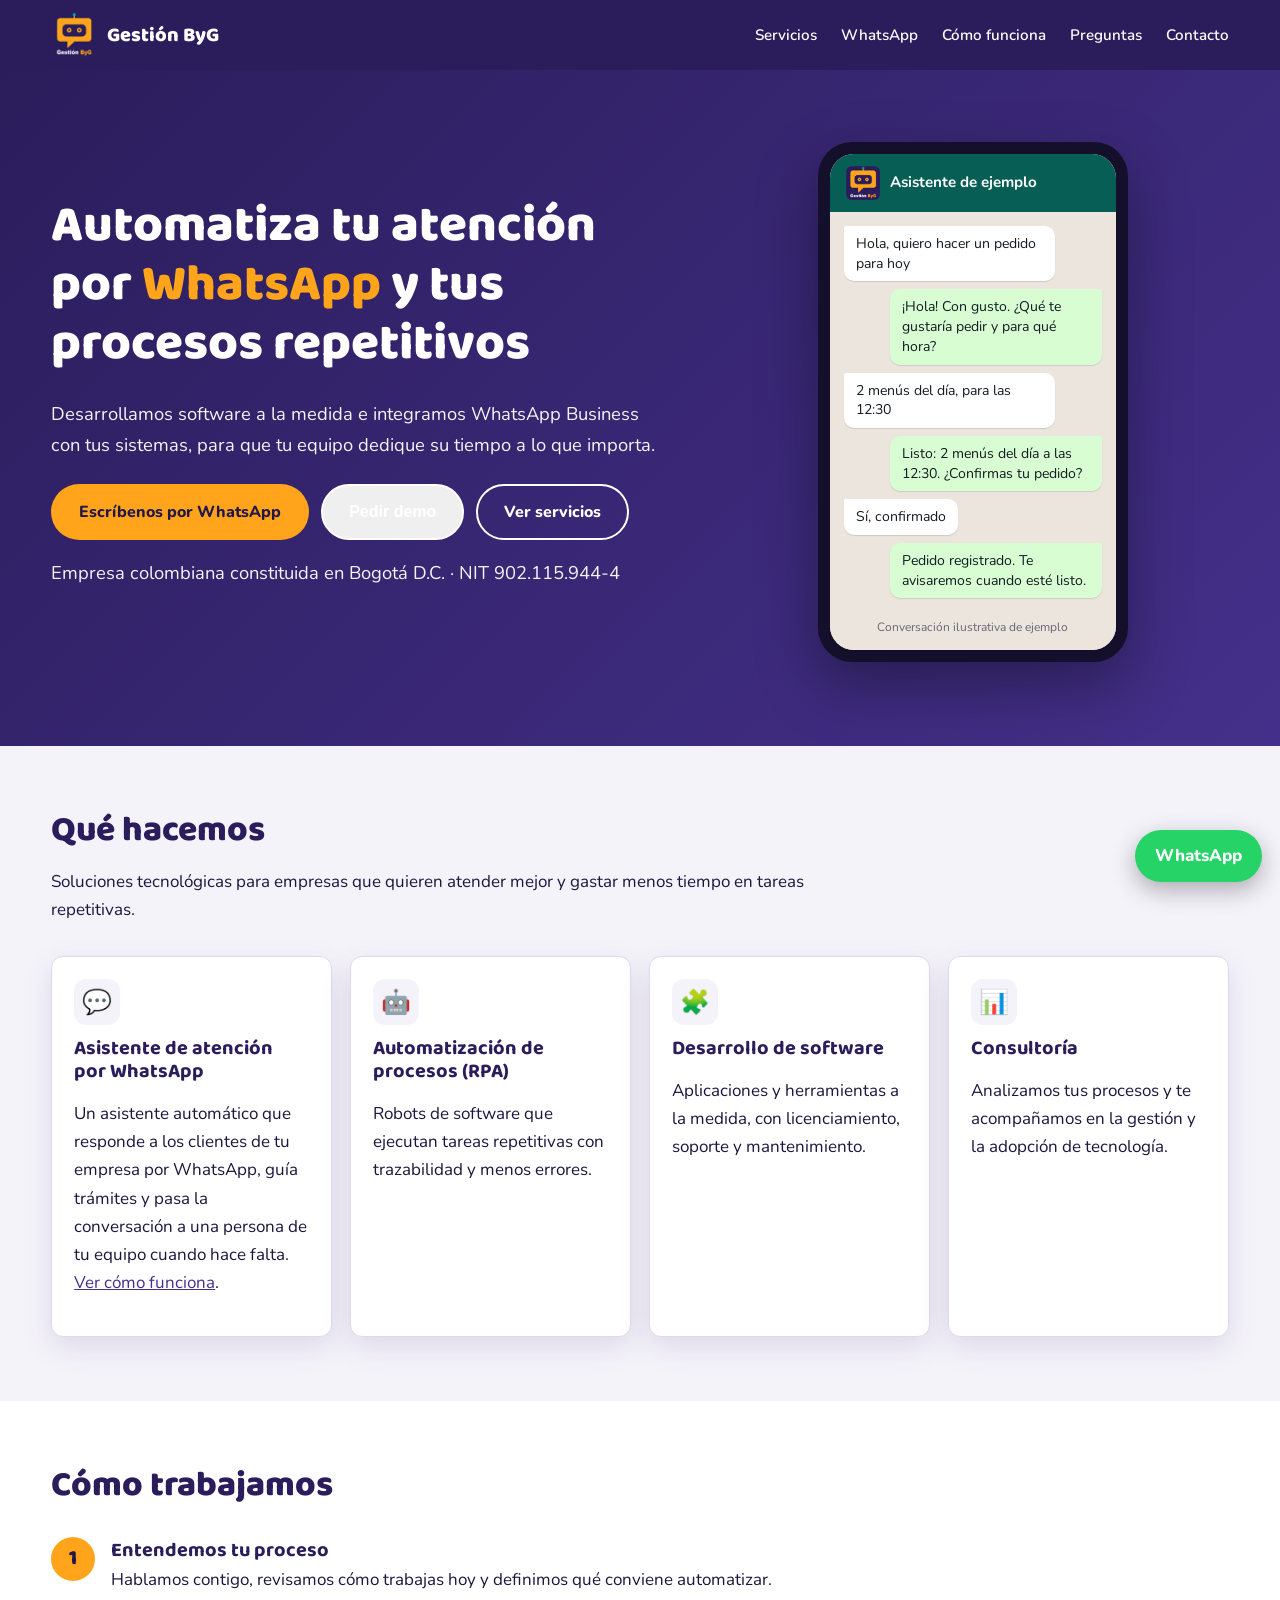
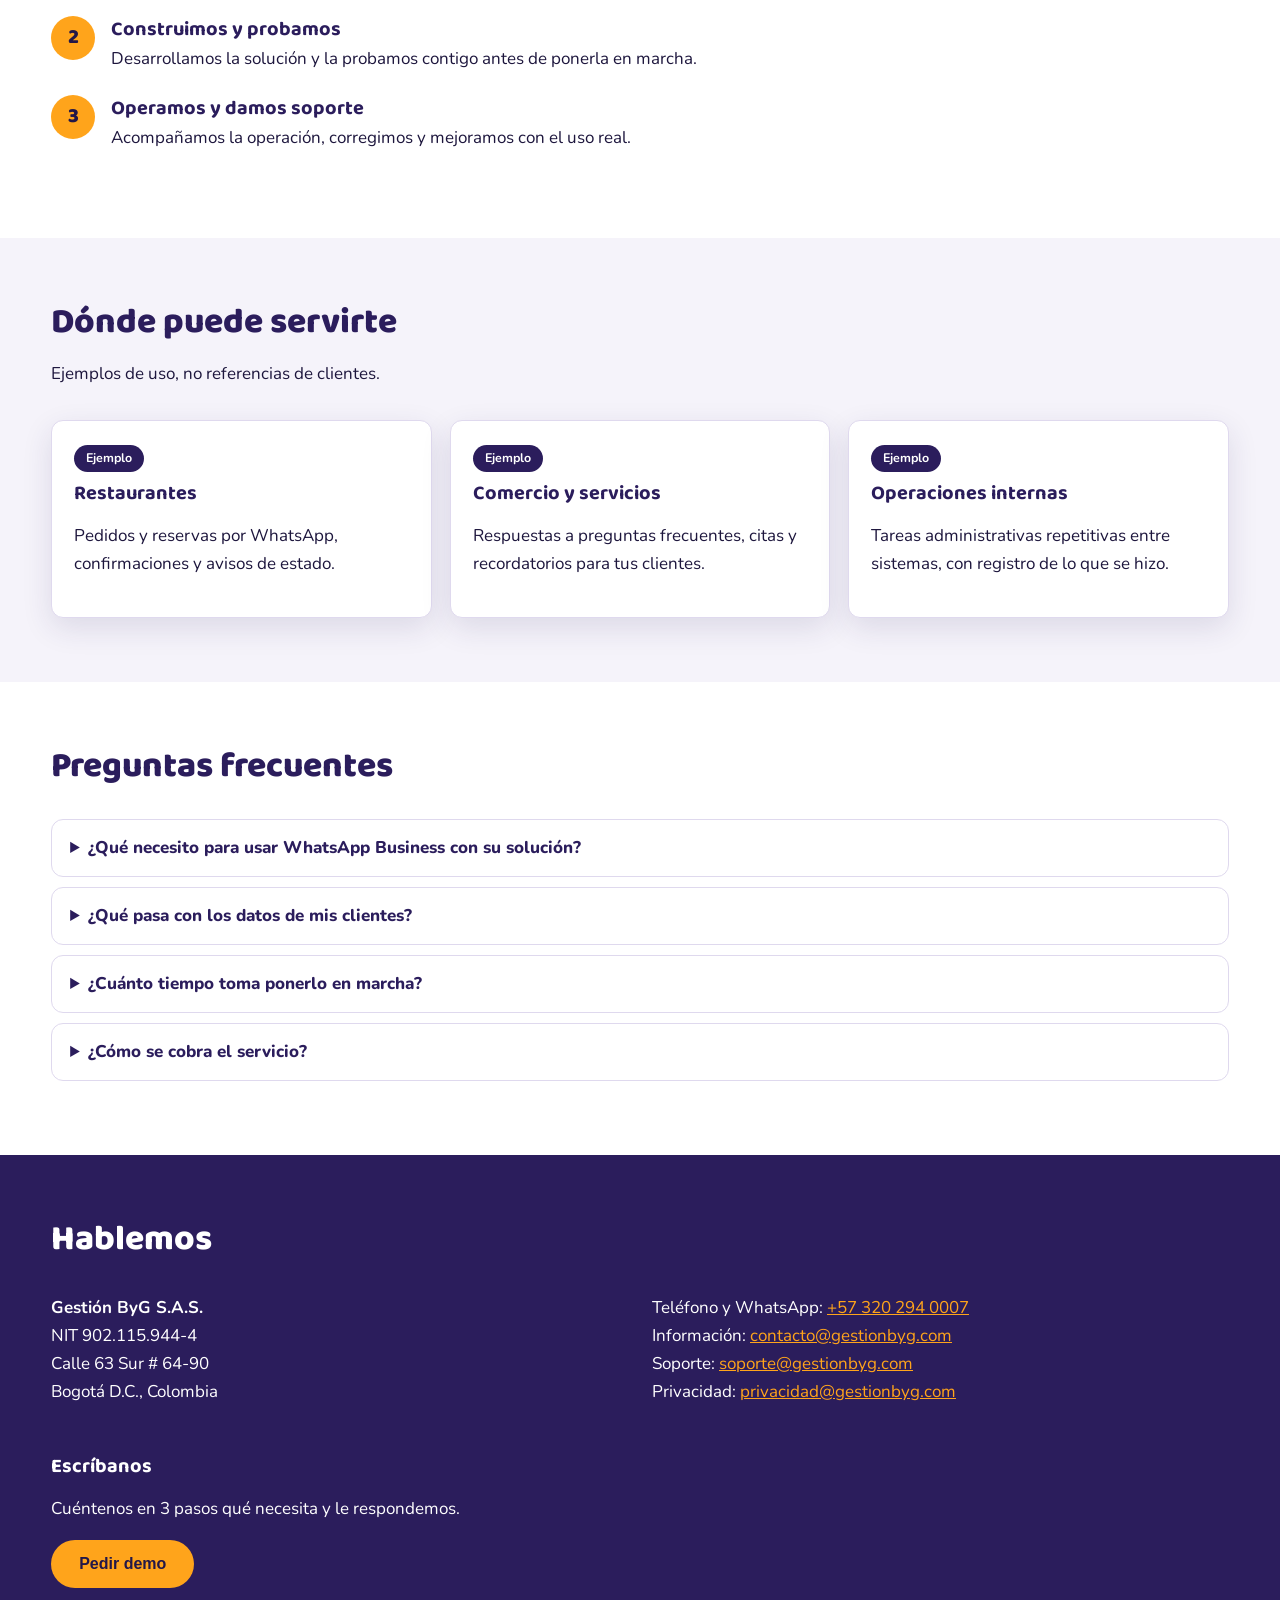
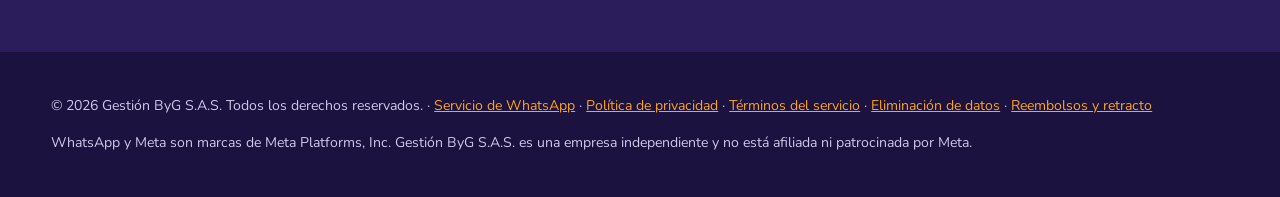
<file: index.html>
<!doctype html>
<html lang="es">
<head>
<meta charset="utf-8">
<meta name="viewport" content="width=device-width, initial-scale=1">
<title>Gestión ByG S.A.S. | Software y automatización de procesos</title>
<meta name="description" content="Gestión ByG S.A.S. desarrolla software, automatiza procesos (RPA) e integra WhatsApp Business para empresas en Colombia.">
<meta property="og:title" content="Gestión ByG S.A.S.">
<meta property="og:description" content="Software a la medida, automatización de procesos e integración de WhatsApp Business.">
<meta property="og:type" content="website">
<meta property="og:image" content="https://gestionbyg.com/logo-512.png">
<meta property="og:url" content="https://gestionbyg.com/">
<link rel="icon" type="image/png" href="logo.png">
<link rel="preconnect" href="https://fonts.googleapis.com">
<link rel="preconnect" href="https://fonts.gstatic.com" crossorigin>
<link href="https://fonts.googleapis.com/css2?family=Baloo+2:wght@600;700;800&family=Nunito:wght@400;600;700;800&display=swap" rel="stylesheet">
<link rel="stylesheet" href="style.css?v=2">
</head>
<body>

<header><div class="wrap">
  <a class="marca" href="index.html"><img class="logo" src="logo.png" alt="Logo de Gestión ByG" width="46" height="46">Gestión ByG</a>
  <nav>
    <a href="#servicios">Servicios</a>
    <a href="servicio-whatsapp.html">WhatsApp</a>
    <a href="#como-funciona">Cómo funciona</a>
    <a href="#faq">Preguntas</a>
    <a href="#contacto">Contacto</a>
  </nav>
</div></header>

<main>
<div class="hero"><div class="wrap">
  <div>
    <h1>Automatiza tu atención por <span>WhatsApp</span> y tus procesos repetitivos</h1>
    <p>Desarrollamos software a la medida e integramos WhatsApp Business con tus sistemas, para que tu equipo dedique su tiempo a lo que importa.</p>
    <div class="acciones">
      <a class="btn btn-ambar" href="https://wa.me/573202940007?text=Hola%2C%20quiero%20informaci%C3%B3n%20sobre%20sus%20servicios" target="_blank" rel="noopener">Escríbenos por WhatsApp</a>
      <button class="btn btn-borde" type="button" data-abrir-demo>Pedir demo</button>
      <a class="btn btn-borde" href="#servicios">Ver servicios</a>
    </div>
    <p class="aviso-mini">Empresa colombiana constituida en Bogotá D.C. · NIT 902.115.944-4</p>
  </div>
  <div>
    <div class="telefono"><div class="pantalla">
      <div class="chat-cab"><img class="pt" src="logo.png" alt="Logo de Gestión ByG" width="34" height="34">Asistente de ejemplo</div>
      <div class="chat">
        <div class="burbuja cliente">Hola, quiero hacer un pedido para hoy</div>
        <div class="burbuja robot">¡Hola! Con gusto. ¿Qué te gustaría pedir y para qué hora?</div>
        <div class="burbuja cliente">2 menús del día, para las 12:30</div>
        <div class="burbuja robot">Listo: 2 menús del día a las 12:30. ¿Confirmas tu pedido?</div>
        <div class="burbuja cliente">Sí, confirmado</div>
        <div class="burbuja robot">Pedido registrado. Te avisaremos cuando esté listo.</div>
      </div>
      <div class="etiqueta-demo">Conversación ilustrativa de ejemplo</div>
    </div></div>
  </div>
</div></div>

<section id="servicios"><div class="wrap">
  <div class="intro">
    <h2>Qué hacemos</h2>
    <p>Soluciones tecnológicas para empresas que quieren atender mejor y gastar menos tiempo en tareas repetitivas.</p>
  </div>
  <div class="rejilla">
    <div class="tarjeta"><div class="icono">💬</div><h3>Asistente de atención por WhatsApp</h3><p>Un asistente automático que responde a los clientes de tu empresa por WhatsApp, guía trámites y pasa la conversación a una persona de tu equipo cuando hace falta. <a href="servicio-whatsapp.html">Ver cómo funciona</a>.</p></div>
    <div class="tarjeta"><div class="icono">🤖</div><h3>Automatización de procesos (RPA)</h3><p>Robots de software que ejecutan tareas repetitivas con trazabilidad y menos errores.</p></div>
    <div class="tarjeta"><div class="icono">🧩</div><h3>Desarrollo de software</h3><p>Aplicaciones y herramientas a la medida, con licenciamiento, soporte y mantenimiento.</p></div>
    <div class="tarjeta"><div class="icono">📊</div><h3>Consultoría</h3><p>Analizamos tus procesos y te acompañamos en la gestión y la adopción de tecnología.</p></div>
  </div>
</div></section>

<section id="como-funciona" class="fondo-blanco"><div class="wrap">
  <div class="intro"><h2>Cómo trabajamos</h2></div>
  <div class="paso"><div class="num">1</div><div><h3>Entendemos tu proceso</h3><p>Hablamos contigo, revisamos cómo trabajas hoy y definimos qué conviene automatizar.</p></div></div>
  <div class="paso"><div class="num">2</div><div><h3>Construimos y probamos</h3><p>Desarrollamos la solución y la probamos contigo antes de ponerla en marcha.</p></div></div>
  <div class="paso"><div class="num">3</div><div><h3>Operamos y damos soporte</h3><p>Acompañamos la operación, corregimos y mejoramos con el uso real.</p></div></div>
</div></section>

<section id="casos"><div class="wrap">
  <div class="intro"><h2>Dónde puede servirte</h2><p>Ejemplos de uso, no referencias de clientes.</p></div>
  <div class="rejilla">
    <div class="tarjeta"><span class="etq">Ejemplo</span><h3>Restaurantes</h3><p>Pedidos y reservas por WhatsApp, confirmaciones y avisos de estado.</p></div>
    <div class="tarjeta"><span class="etq">Ejemplo</span><h3>Comercio y servicios</h3><p>Respuestas a preguntas frecuentes, citas y recordatorios para tus clientes.</p></div>
    <div class="tarjeta"><span class="etq">Ejemplo</span><h3>Operaciones internas</h3><p>Tareas administrativas repetitivas entre sistemas, con registro de lo que se hizo.</p></div>
  </div>
</div></section>

<section id="faq" class="fondo-blanco"><div class="wrap">
  <div class="intro"><h2>Preguntas frecuentes</h2></div>
  <details><summary>¿Qué necesito para usar WhatsApp Business con su solución?</summary><p>Un número de teléfono para la empresa y tu aprobación para configurarlo. Te explicamos cada paso y tú conservas el control de tu cuenta.</p></details>
  <details><summary>¿Qué pasa con los datos de mis clientes?</summary><p>Tus datos son tuyos. Los tratamos solo para prestar el servicio, conforme a la Ley 1581 de 2012 y a nuestra <a href="privacidad.html">política de privacidad</a>.</p></details>
  <details><summary>¿Cuánto tiempo toma ponerlo en marcha?</summary><p>Depende del proceso. Después de conocer tu caso te damos un plan y un tiempo estimado por escrito.</p></details>
  <details><summary>¿Cómo se cobra el servicio?</summary><p>Con un contrato de licencia y soporte. Te enviamos una propuesta clara después de entender lo que necesitas.</p></details>
</div></section>

<section id="contacto" class="contacto"><div class="wrap">
  <h2>Hablemos</h2>
  <div class="datos">
    <div>
      <p><strong>Gestión ByG S.A.S.</strong><br>NIT 902.115.944-4<br>Calle 63 Sur # 64-90<br>Bogotá D.C., Colombia</p>
    </div>
    <div>
      <p>Teléfono y WhatsApp: <a href="https://wa.me/573202940007" target="_blank" rel="noopener">+57 320 294 0007</a><br>
      Información: <a href="mailto:contacto@gestionbyg.com">contacto@gestionbyg.com</a><br>
      Soporte: <a href="mailto:soporte@gestionbyg.com">soporte@gestionbyg.com</a><br>
      Privacidad: <a href="mailto:privacidad@gestionbyg.com">privacidad@gestionbyg.com</a></p>
    </div>
  </div>
  <h3 style="color:#fff;margin-top:32px">Escríbanos</h3>
  <p>Cuéntenos en 3 pasos qué necesita y le respondemos.</p>
  <button class="btn btn-ambar" type="button" data-abrir-demo>Pedir demo</button>
  <noscript><p>Para escribirnos sin JavaScript use <a href="mailto:contacto@gestionbyg.com">contacto@gestionbyg.com</a>.</p></noscript>

<dialog id="demo" class="tarjeta-pasos" aria-labelledby="demo-titulo">
<form id="form-contacto" class="tp" novalidate method="dialog">
  <button class="tp-cerrar" type="button" data-cerrar aria-label="Cerrar">&times;</button>
  <div class="tp-lado">
    <img src="logo.png" alt="Logo de Gestión ByG" width="84" height="84">
    <div class="tp-ico" aria-hidden="true">💬</div>
    <p>Hablemos de lo que puedes automatizar en tu empresa.</p>
  </div>
  <div class="tp-cuerpo">
    <div class="tp-paso activo" data-paso="1">
      <h2 id="demo-titulo">Pide tu demo</h2>
      <p>Empecemos por saber quién eres.</p>
      <div class="tp-campos">
        <label>Nombre *<input name="nombre" required maxlength="100" autocomplete="name"></label>
        <label>Empresa<input name="empresa" maxlength="120" autocomplete="organization"></label>
        <label>Correo *<input name="correo" type="email" required maxlength="160" autocomplete="email"></label>
        <label>Teléfono (opcional)<input name="telefono" type="tel" maxlength="30" autocomplete="tel"></label>
      </div>
    </div>
    <div class="tp-paso" data-paso="2">
      <h2>¿En qué te ayudamos?</h2>
      <p>Cuéntanos tu proceso o lo que quieres mejorar.</p>
      <div class="tp-campos">
        <label>Tu necesidad *<textarea name="mensaje" required maxlength="2000" rows="6"></textarea></label>
      </div>
    </div>
    <div class="tp-paso" data-paso="3">
      <h2>Tus datos, con tu permiso</h2>
      <p class="aviso-mini" style="color:var(--texto);opacity:.8;margin:0 0 8px">Gestión ByG S.A.S. (NIT 902.115.944-4) tratará estos datos solo para responder su solicitud. Usted puede conocer, actualizar, rectificar y suprimir sus datos escribiendo a privacidad@gestionbyg.com.</p>
      <label class="tp-casilla"><input type="checkbox" name="acepta_terminos" required>
        <span>Acepto los Términos del servicio. <a href="terminos.html" target="_blank" rel="noopener">Leer términos</a></span></label>
      <label class="tp-casilla"><input type="checkbox" name="acepta_privacidad" required>
        <span>Autorizo a Gestión ByG S.A.S. a tratar mis datos para responder mi solicitud, según la Política de privacidad. <a href="privacidad.html" target="_blank" rel="noopener">Leer política</a></span></label>
    </div>
    <div class="tp-paso" data-paso="4">
      <h2>¡Recibido!</h2>
      <p class="tp-ok" id="form-ok"></p>
    </div>
    <input name="sitio_web" tabindex="-1" autocomplete="off" style="position:absolute;left:-9999px" aria-hidden="true">
    <p class="tp-error" id="form-estado" role="status" aria-live="polite"></p>
    <div class="tp-pie">
      <div><div class="tp-indicador" id="tp-ind">PASO 1 DE 3</div><div class="tp-barra" id="tp-barra"><i class="on"></i><i></i><i></i></div></div>
      <div class="tp-acciones">
        <button class="tp-atras" type="button" id="tp-atras" hidden>Atrás</button>
        <button class="btn btn-ambar" type="button" id="tp-sig">Siguiente</button>
      </div>
    </div>
  </div>
</form>
</dialog>
<script>
(function () {
  const dlg = document.getElementById("demo"), f = document.getElementById("form-contacto");
  const estado = document.getElementById("form-estado"), sig = document.getElementById("tp-sig"), atras = document.getElementById("tp-atras");
  const ind = document.getElementById("tp-ind"), barra = document.getElementById("tp-barra").children;
  let paso = 1, enviando = false;
  const pasosPanel = f.querySelectorAll(".tp-paso");
  function mostrar() {
    pasosPanel.forEach(p => p.classList.toggle("activo", Number(p.dataset.paso) === paso));
    const fin = paso === 4;
    ind.textContent = fin ? "LISTO" : "PASO " + paso + " DE 3";
    [...barra].forEach((b, i) => b.classList.toggle("on", fin || i < paso));
    atras.hidden = paso === 1 || fin;
    sig.textContent = fin ? "Cerrar" : (paso === 3 ? "Enviar" : "Siguiente");
    estado.textContent = "";
  }
  function validar() {
    const campos = [...f.querySelector('[data-paso="' + paso + '"]').querySelectorAll("input,textarea")];
    for (const c of campos) { if (!c.checkValidity()) { c.reportValidity(); return false; } }
    if (paso === 3 && (!f.acepta_terminos.checked || !f.acepta_privacidad.checked)) {
      estado.textContent = "Para enviar, marque las dos casillas."; return false;
    }
    return true;
  }
  async function enviar() {
    if (enviando) return;
    enviando = true; sig.disabled = true; estado.textContent = "Enviando…";
    const datos = {
      nombre: f.nombre.value, empresa: f.empresa.value, correo: f.correo.value,
      telefono: f.telefono.value, mensaje: f.mensaje.value, sitio_web: f.sitio_web.value,
      acepta_terminos: f.acepta_terminos.checked, acepta_privacidad: f.acepta_privacidad.checked,
      pagina: location.pathname
    };
    try {
      const r = await fetch("https://gestionbyg-webhook.jburgos.workers.dev/contacto", {
        method: "POST", headers: { "Content-Type": "application/json" }, body: JSON.stringify(datos)
      });
      const j = await r.json();
      if (j.ok) {
        f.reset(); paso = 4; mostrar();
        document.getElementById("form-ok").innerHTML = "Radicado <strong>" + (j.radicado || "") + "</strong>. Te responderemos pronto.";
      } else estado.textContent = j.error || "No se pudo enviar. Escríbanos a contacto@gestionbyg.com.";
    } catch (_) { estado.textContent = "No se pudo enviar. Escríbanos a contacto@gestionbyg.com."; }
    enviando = false; sig.disabled = false;
  }
  sig.addEventListener("click", () => {
    if (paso === 4) { dlg.close(); return; }
    if (!validar()) return;
    if (paso === 3) enviar(); else { paso++; mostrar(); }
  });
  atras.addEventListener("click", () => { if (paso > 1) { paso--; mostrar(); } });
  f.addEventListener("keydown", (e) => { if (e.key === "Enter" && e.target.tagName !== "TEXTAREA") { e.preventDefault(); sig.click(); } });
  document.querySelectorAll("[data-abrir-demo]").forEach(b => b.addEventListener("click", () => {
    if (paso === 4) { paso = 1; mostrar(); }
    if (typeof dlg.showModal === "function") dlg.showModal(); else location.href = "mailto:contacto@gestionbyg.com";
  }));
  dlg.querySelector("[data-cerrar]").addEventListener("click", () => dlg.close());
  dlg.addEventListener("click", (e) => { if (e.target === dlg) dlg.close(); });
})();
</script>
</div></section>
</main>

<footer><div class="wrap">
  <p>© 2026 Gestión ByG S.A.S. Todos los derechos reservados. · <a href="servicio-whatsapp.html">Servicio de WhatsApp</a> · <a href="privacidad.html">Política de privacidad</a> · <a href="terminos.html">Términos del servicio</a> · <a href="eliminacion-datos.html">Eliminación de datos</a> · <a href="reembolso.html">Reembolsos y retracto</a></p>
  <p>WhatsApp y Meta son marcas de Meta Platforms, Inc. Gestión ByG S.A.S. es una empresa independiente y no está afiliada ni patrocinada por Meta.</p>
</div></footer>

<a class="wa-flotante" href="https://wa.me/573202940007?text=Hola%2C%20quiero%20informaci%C3%B3n%20sobre%20sus%20servicios" target="_blank" rel="noopener" aria-label="Escríbenos por WhatsApp">WhatsApp</a>
</body>
</html>
</file>
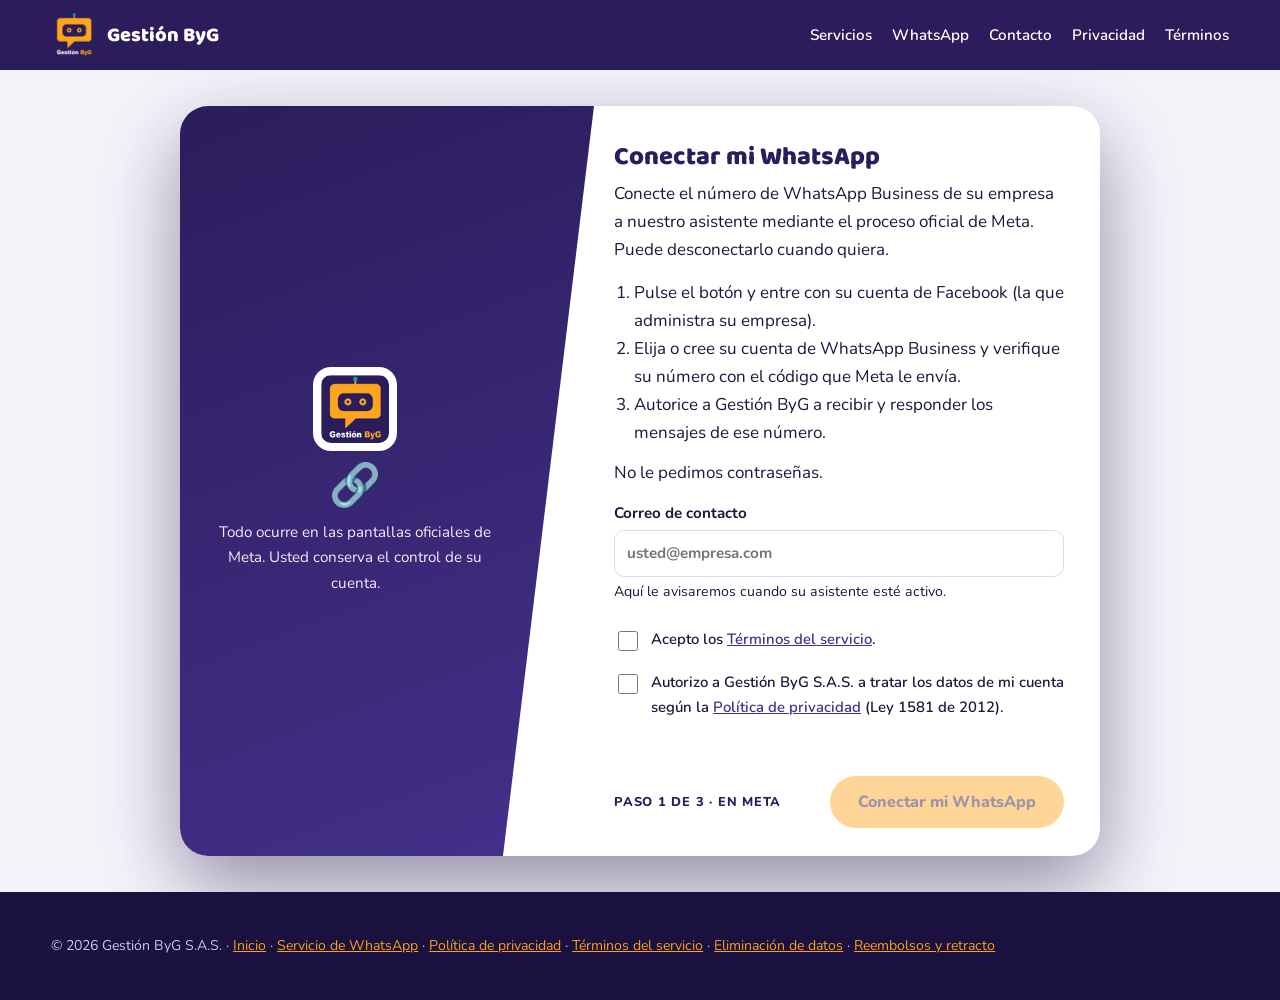
<file: conectar.html>
<!doctype html>
<html lang="es">
<head>
<meta charset="utf-8">
<meta name="viewport" content="width=device-width, initial-scale=1">
<title>Conectar mi WhatsApp | Gestión ByG S.A.S.</title>
<meta name="description" content="Conecte el número de WhatsApp Business de su empresa al asistente de Gestión ByG S.A.S.">
<meta name="robots" content="noindex">
<link rel="icon" type="image/png" href="logo.png">
<link rel="preconnect" href="https://fonts.googleapis.com">
<link rel="preconnect" href="https://fonts.gstatic.com" crossorigin>
<link href="https://fonts.googleapis.com/css2?family=Baloo+2:wght@600;700;800&family=Nunito:wght@400;600;700;800&display=swap" rel="stylesheet">
<link rel="stylesheet" href="style.css?v=2">
</head>
<body>
<header><div class="wrap">
  <a class="marca" href="index.html"><img class="logo" src="logo.png" alt="Logo de Gestión ByG" width="46" height="46">Gestión ByG</a>
  <nav><a href="index.html#servicios">Servicios</a><a href="servicio-whatsapp.html">WhatsApp</a><a href="index.html#contacto">Contacto</a><a href="privacidad.html">Privacidad</a><a href="terminos.html">Términos</a></nav>
</div></header>

<main>
<section class="tp tp-pagina" aria-labelledby="cx-titulo">
  <div class="tp-lado">
    <img src="logo.png" alt="Logo de Gestión ByG" width="84" height="84">
    <div class="tp-ico" aria-hidden="true">🔗</div>
    <p>Todo ocurre en las pantallas oficiales de Meta. Usted conserva el control de su cuenta.</p>
  </div>
  <div class="tp-cuerpo">
    <h2 id="cx-titulo">Conectar mi WhatsApp</h2>
    <p>Conecte el número de WhatsApp Business de su empresa a nuestro asistente mediante el proceso oficial de Meta. Puede desconectarlo cuando quiera.</p>
    <ol class="tp-lista">
      <li>Pulse el botón y entre con su cuenta de Facebook (la que administra su empresa).</li>
      <li>Elija o cree su cuenta de WhatsApp Business y verifique su número con el código que Meta le envía.</li>
      <li>Autorice a Gestión ByG a recibir y responder los mensajes de ese número.</li>
    </ol>
    <p>No le pedimos contraseñas.</p>
    <div class="tp-campos">
      <label>Correo de contacto
        <input type="email" id="cx-correo" autocomplete="email" maxlength="160" placeholder="usted@empresa.com" aria-describedby="cx-correo-ayuda"></label>
    </div>
    <p id="cx-correo-ayuda"><small>Aquí le avisaremos cuando su asistente esté activo.</small></p>
    <label class="tp-casilla"><input type="checkbox" id="cx-terminos">
      <span>Acepto los <a href="terminos.html" target="_blank" rel="noopener">Términos del servicio</a>.</span></label>
    <label class="tp-casilla"><input type="checkbox" id="cx-privacidad">
      <span>Autorizo a Gestión ByG S.A.S. a tratar los datos de mi cuenta según la <a href="privacidad.html" target="_blank" rel="noopener">Política de privacidad</a> (Ley 1581 de 2012).</span></label>
    <p id="estado" class="tp-error" role="status" aria-live="polite"></p>
    <div class="tp-pie">
      <div class="tp-indicador">PASO 1 DE 3 · EN META</div>
      <button id="conectar" class="btn btn-ambar" type="button" disabled>Conectar mi WhatsApp</button>
    </div>
  </div>
</section>
</main>

<script>
// Identificador de la configuración de Embedded Signup creada en Meta el 15/10/2026 (plantilla con token de 60 días). No es secreto.
const CONFIG_ID = "979046721911724";
const APP_ID = "1092477863495618";
const API = "https://gestionbyg-webhook.jburgos.workers.dev/conectar/finalizar";
const estado = document.getElementById("estado");
let sesion = null, codigo = null;

window.fbAsyncInit = function () {
  FB.init({ appId: APP_ID, autoLogAppEvents: false, xfbml: false, version: "v25.0" });
};

// Meta avisa por mensaje qué cuenta y qué número eligió el cliente.
window.addEventListener("message", (e) => {
  if (e.origin !== "https://www.facebook.com" && e.origin !== "https://web.facebook.com") return;
  try {
    const d = JSON.parse(e.data);
    if (d.type === "WA_EMBEDDED_SIGNUP" && d.event === "FINISH") { sesion = d.data; terminar(); }
  } catch (_) {}
});

async function terminar() {
  if (!sesion || !codigo) return;
  estado.textContent = "Conectando…";
  try {
    const r = await fetch(API, { method: "POST", headers: { "Content-Type": "application/json" },
      body: JSON.stringify({ code: codigo, waba_id: sesion.waba_id, phone_number_id: sesion.phone_number_id, correo: cCo.value.trim() }) });
    const j = await r.json();
    estado.textContent = j.ok ? "Listo. Recibimos su conexión; le avisaremos cuando el asistente esté activo." : (j.error || "No se pudo conectar.");
  } catch (_) { estado.textContent = "No se pudo conectar. Escríbanos a soporte@gestionbyg.com."; }
}

const cT = document.getElementById("cx-terminos"), cP = document.getElementById("cx-privacidad"), cCo = document.getElementById("cx-correo"), bC = document.getElementById("conectar");
const correoOk = () => /^[^\s@]+@[^\s@]+\.[^\s@]+$/.test(cCo.value.trim());
function revisarCasillas() { bC.disabled = !(cT.checked && cP.checked && correoOk()); }
cT.addEventListener("change", revisarCasillas); cP.addEventListener("change", revisarCasillas); cCo.addEventListener("input", revisarCasillas);

document.getElementById("conectar").addEventListener("click", () => {
  if (bC.disabled) return;
  if (CONFIG_ID.startsWith("PENDIENTE")) { estado.textContent = "Este servicio estará disponible pronto."; return; }
  if (typeof FB === "undefined") { estado.textContent = "No se pudo cargar Facebook. Revise su conexión."; return; }
  sesion = null; codigo = null;
  FB.login((resp) => {
    if (resp.authResponse && resp.authResponse.code) { codigo = resp.authResponse.code; terminar(); }
    else estado.textContent = "No se completó la conexión.";
  }, { config_id: CONFIG_ID, response_type: "code", override_default_response_type: true,
       extras: { setup: {} } });
});
</script>
<script async defer crossorigin="anonymous" src="https://connect.facebook.net/es_LA/sdk.js"></script>

<footer><div class="wrap">
  <p>© 2026 Gestión ByG S.A.S. · <a href="index.html">Inicio</a> · <a href="servicio-whatsapp.html">Servicio de WhatsApp</a> · <a href="privacidad.html">Política de privacidad</a> · <a href="terminos.html">Términos del servicio</a> · <a href="eliminacion-datos.html">Eliminación de datos</a> · <a href="reembolso.html">Reembolsos y retracto</a></p>
</div></footer>
</body>
</html>
</file>
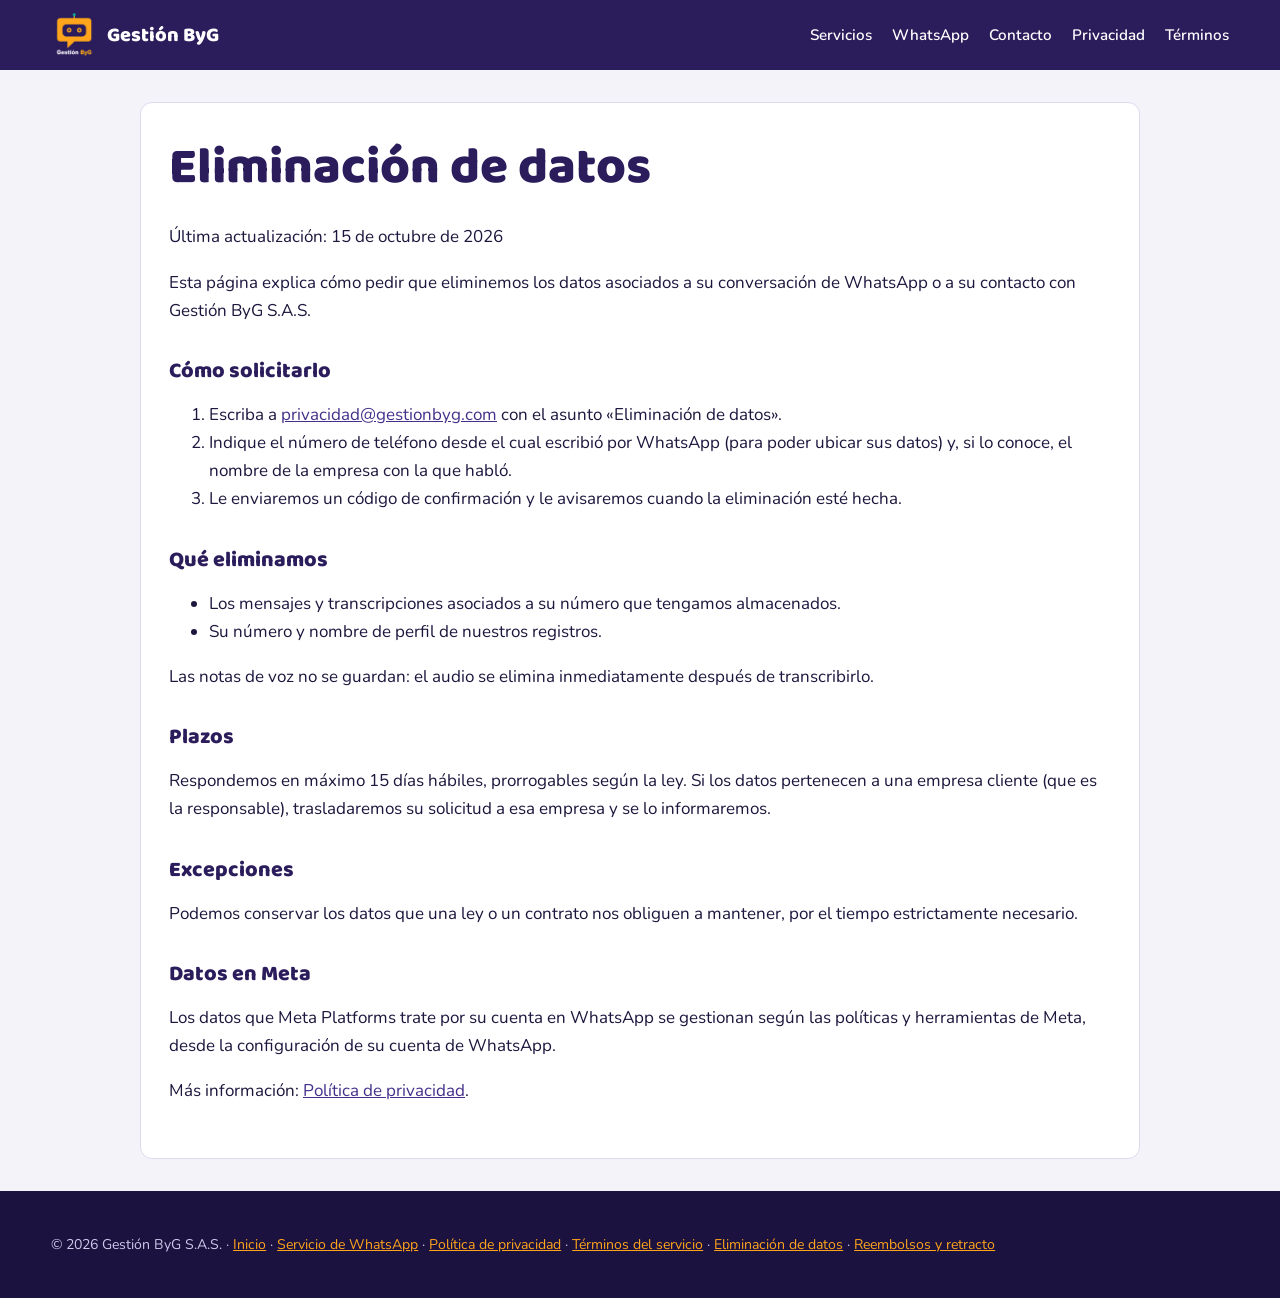
<file: eliminacion-datos.html>
<!doctype html>
<html lang="es">
<head>
<meta charset="utf-8">
<meta name="viewport" content="width=device-width, initial-scale=1">
<title>Eliminación de datos | Gestión ByG S.A.S.</title>
<meta name="description" content="Cómo solicitar la eliminación de sus datos en Gestión ByG S.A.S.">
<link rel="icon" type="image/png" href="logo.png">
<link rel="preconnect" href="https://fonts.googleapis.com">
<link rel="preconnect" href="https://fonts.gstatic.com" crossorigin>
<link href="https://fonts.googleapis.com/css2?family=Baloo+2:wght@600;700;800&family=Nunito:wght@400;600;700;800&display=swap" rel="stylesheet">
<link rel="stylesheet" href="style.css">
</head>
<body>
<header><div class="wrap">
  <a class="marca" href="index.html"><img class="logo" src="logo.png" alt="Logo de Gestión ByG" width="46" height="46">Gestión ByG</a>
  <nav><a href="index.html#servicios">Servicios</a><a href="servicio-whatsapp.html">WhatsApp</a><a href="index.html#contacto">Contacto</a><a href="privacidad.html">Privacidad</a><a href="terminos.html">Términos</a></nav>
</div></header>

<main class="legal">
<h1 style="color:var(--ciruela)">Eliminación de datos</h1>
<p>Última actualización: 15 de octubre de 2026</p>

<p>Esta página explica cómo pedir que eliminemos los datos asociados a su conversación de WhatsApp o a su contacto con Gestión ByG S.A.S.</p>

<h2>Cómo solicitarlo</h2>
<ol>
<li>Escriba a <a href="mailto:privacidad@gestionbyg.com">privacidad@gestionbyg.com</a> con el asunto «Eliminación de datos».</li>
<li>Indique el número de teléfono desde el cual escribió por WhatsApp (para poder ubicar sus datos) y, si lo conoce, el nombre de la empresa con la que habló.</li>
<li>Le enviaremos un código de confirmación y le avisaremos cuando la eliminación esté hecha.</li>
</ol>

<h2>Qué eliminamos</h2>
<ul>
<li>Los mensajes y transcripciones asociados a su número que tengamos almacenados.</li>
<li>Su número y nombre de perfil de nuestros registros.</li>
</ul>
<p>Las notas de voz no se guardan: el audio se elimina inmediatamente después de transcribirlo.</p>

<h2>Plazos</h2>
<p>Respondemos en máximo 15 días hábiles, prorrogables según la ley. Si los datos pertenecen a una empresa cliente (que es la responsable), trasladaremos su solicitud a esa empresa y se lo informaremos.</p>

<h2>Excepciones</h2>
<p>Podemos conservar los datos que una ley o un contrato nos obliguen a mantener, por el tiempo estrictamente necesario.</p>

<h2>Datos en Meta</h2>
<p>Los datos que Meta Platforms trate por su cuenta en WhatsApp se gestionan según las políticas y herramientas de Meta, desde la configuración de su cuenta de WhatsApp.</p>

<p>Más información: <a href="privacidad.html">Política de privacidad</a>.</p>

</main>

<footer><div class="wrap">
  <p>© 2026 Gestión ByG S.A.S. · <a href="index.html">Inicio</a> · <a href="servicio-whatsapp.html">Servicio de WhatsApp</a> · <a href="privacidad.html">Política de privacidad</a> · <a href="terminos.html">Términos del servicio</a> · <a href="eliminacion-datos.html">Eliminación de datos</a> · <a href="reembolso.html">Reembolsos y retracto</a></p>
</div></footer>
</body>
</html>
</file>
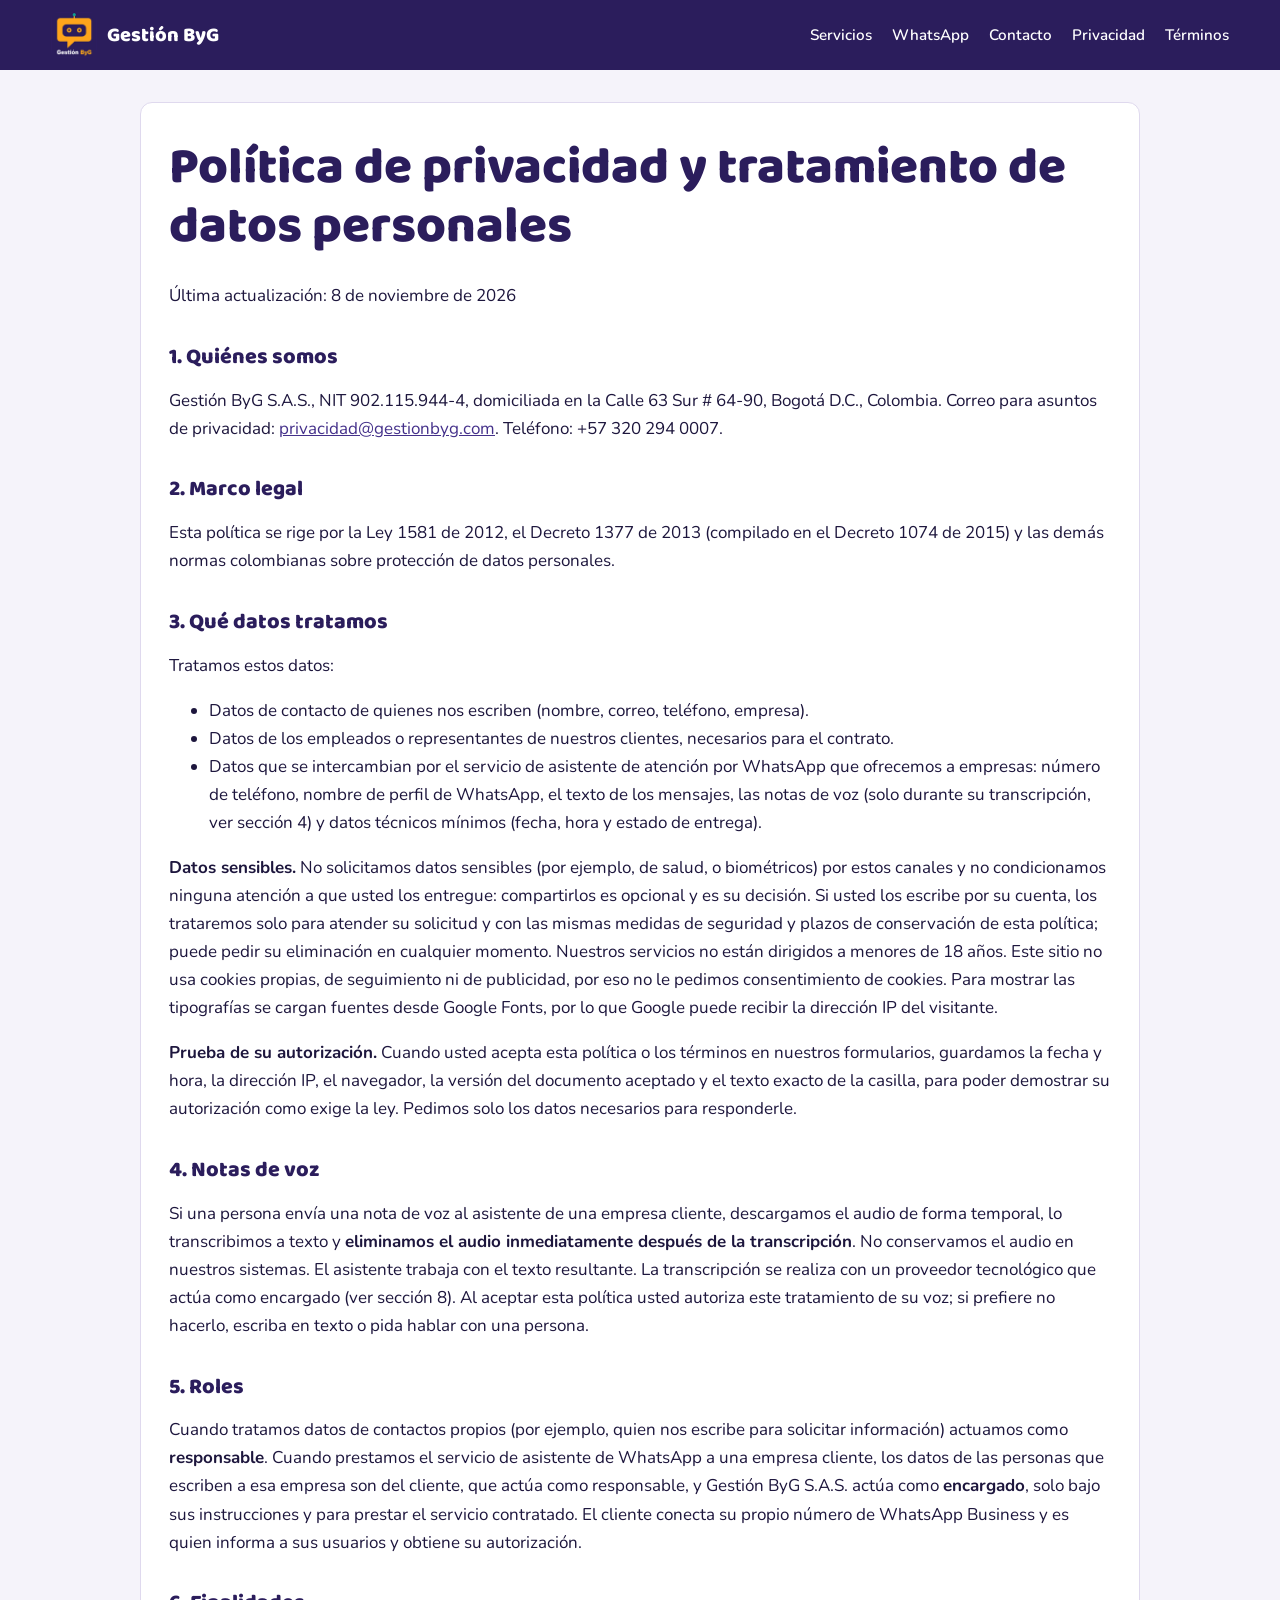
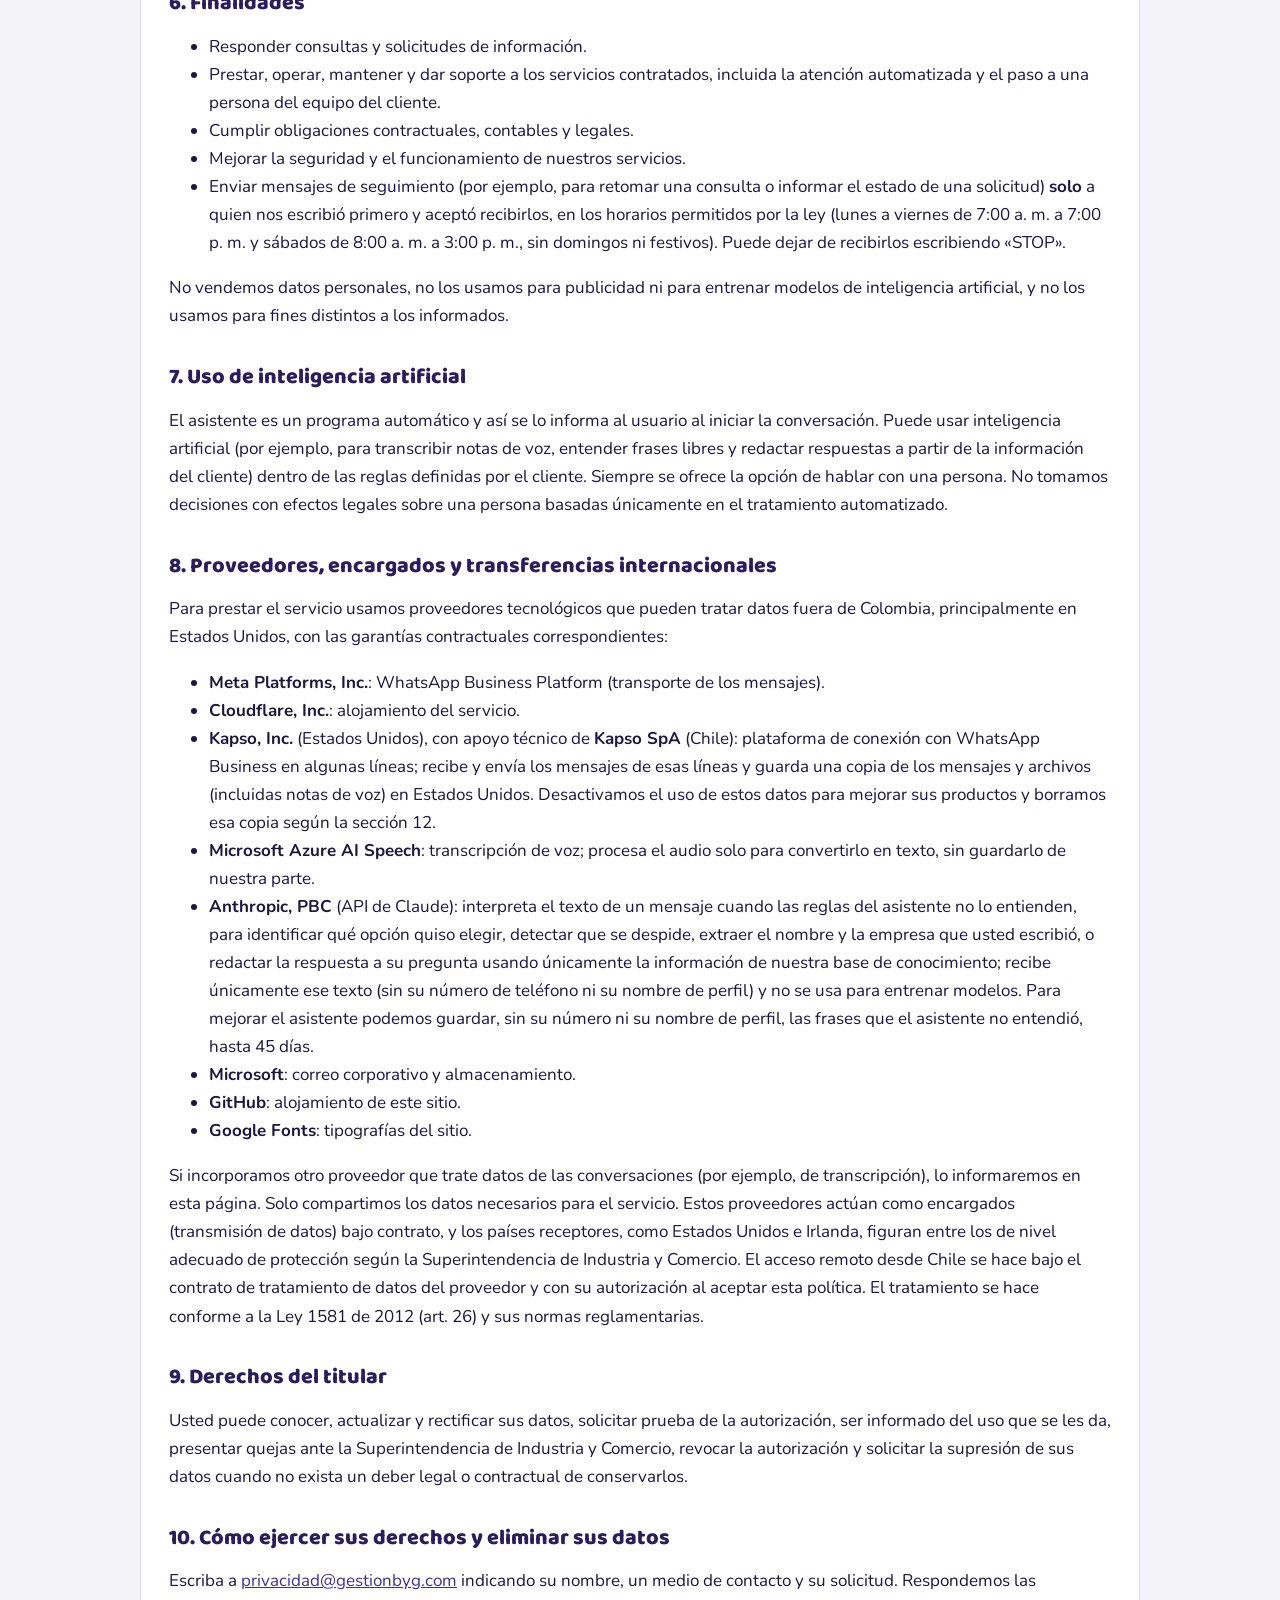
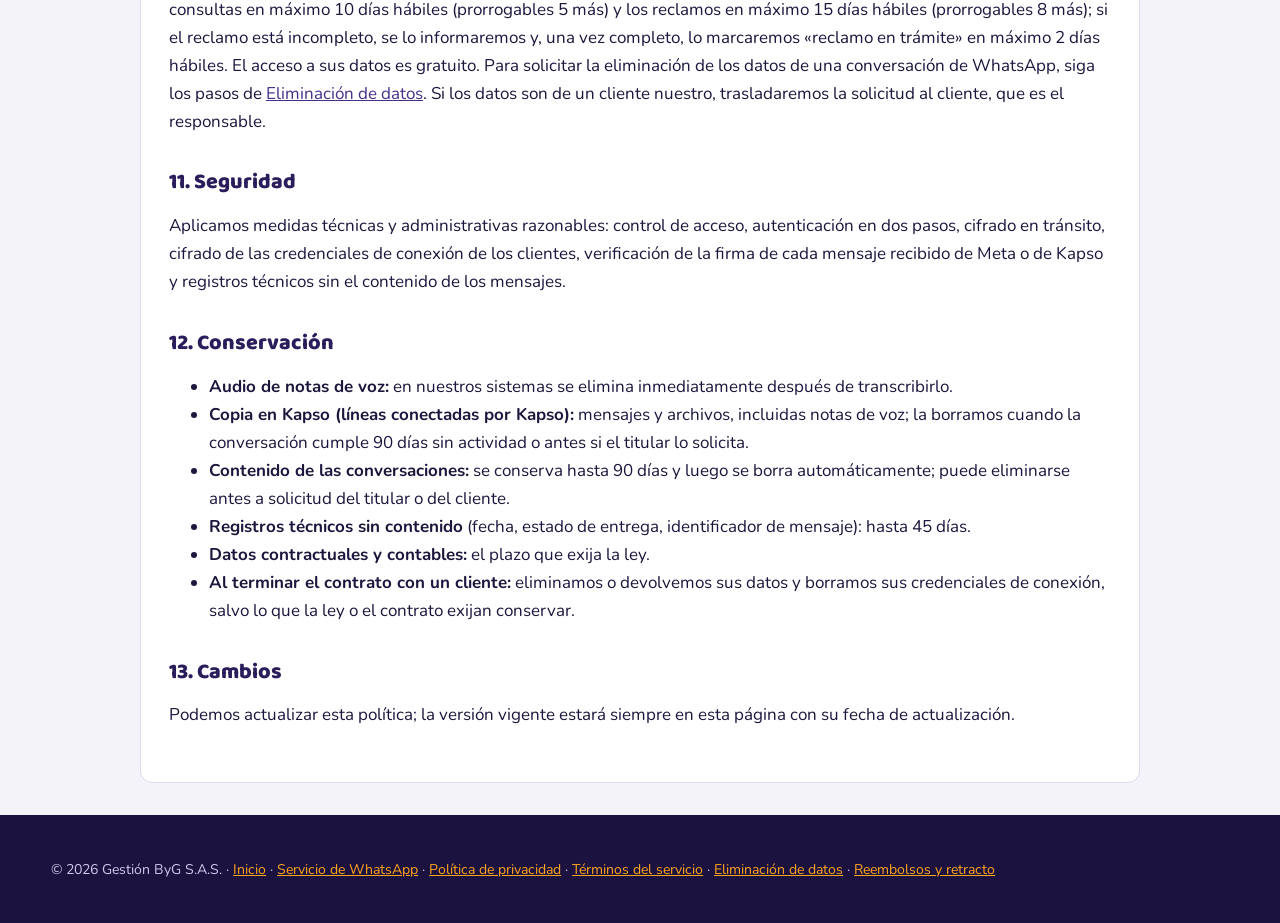
<file: privacidad.html>
<!doctype html>
<html lang="es">
<head>
<meta charset="utf-8">
<meta name="viewport" content="width=device-width, initial-scale=1">
<title>Política de privacidad | Gestión ByG S.A.S.</title>
<meta name="description" content="Política de privacidad y tratamiento de datos personales de Gestión ByG S.A.S. (Ley 1581 de 2012).">
<link rel="icon" type="image/png" href="logo.png">
<link rel="preconnect" href="https://fonts.googleapis.com">
<link rel="preconnect" href="https://fonts.gstatic.com" crossorigin>
<link href="https://fonts.googleapis.com/css2?family=Baloo+2:wght@600;700;800&family=Nunito:wght@400;600;700;800&display=swap" rel="stylesheet">
<link rel="stylesheet" href="style.css">
</head>
<body>
<header><div class="wrap">
  <a class="marca" href="index.html"><img class="logo" src="logo.png" alt="Logo de Gestión ByG" width="46" height="46">Gestión ByG</a>
  <nav><a href="index.html#servicios">Servicios</a><a href="servicio-whatsapp.html">WhatsApp</a><a href="index.html#contacto">Contacto</a><a href="privacidad.html">Privacidad</a><a href="terminos.html">Términos</a></nav>
</div></header>

<main class="legal">
<h1 style="color:var(--ciruela)">Política de privacidad y tratamiento de datos personales</h1>
<p>Última actualización: 8 de noviembre de 2026</p>

<h2>1. Quiénes somos</h2>
<p>Gestión ByG S.A.S., NIT 902.115.944-4, domiciliada en la Calle 63 Sur # 64-90, Bogotá D.C., Colombia. Correo para asuntos de privacidad: <a href="mailto:privacidad@gestionbyg.com">privacidad@gestionbyg.com</a>. Teléfono: +57 320 294 0007.</p>

<h2>2. Marco legal</h2>
<p>Esta política se rige por la Ley 1581 de 2012, el Decreto 1377 de 2013 (compilado en el Decreto 1074 de 2015) y las demás normas colombianas sobre protección de datos personales.</p>

<h2>3. Qué datos tratamos</h2>
<p>Tratamos estos datos:</p>
<ul>
<li>Datos de contacto de quienes nos escriben (nombre, correo, teléfono, empresa).</li>
<li>Datos de los empleados o representantes de nuestros clientes, necesarios para el contrato.</li>
<li>Datos que se intercambian por el servicio de asistente de atención por WhatsApp que ofrecemos a empresas: número de teléfono, nombre de perfil de WhatsApp, el texto de los mensajes, las notas de voz (solo durante su transcripción, ver sección 4) y datos técnicos mínimos (fecha, hora y estado de entrega).</li>
</ul>
<p><strong>Datos sensibles.</strong> No solicitamos datos sensibles (por ejemplo, de salud, o biométricos) por estos canales y no condicionamos ninguna atención a que usted los entregue: compartirlos es opcional y es su decisión. Si usted los escribe por su cuenta, los trataremos solo para atender su solicitud y con las mismas medidas de seguridad y plazos de conservación de esta política; puede pedir su eliminación en cualquier momento. Nuestros servicios no están dirigidos a menores de 18 años. Este sitio no usa cookies propias, de seguimiento ni de publicidad, por eso no le pedimos consentimiento de cookies. Para mostrar las tipografías se cargan fuentes desde Google Fonts, por lo que Google puede recibir la dirección IP del visitante.</p>

<p><strong>Prueba de su autorización.</strong> Cuando usted acepta esta política o los términos en nuestros formularios, guardamos la fecha y hora, la dirección IP, el navegador, la versión del documento aceptado y el texto exacto de la casilla, para poder demostrar su autorización como exige la ley. Pedimos solo los datos necesarios para responderle.</p>

<h2>4. Notas de voz</h2>
<p>Si una persona envía una nota de voz al asistente de una empresa cliente, descargamos el audio de forma temporal, lo transcribimos a texto y <strong>eliminamos el audio inmediatamente después de la transcripción</strong>. No conservamos el audio en nuestros sistemas. El asistente trabaja con el texto resultante. La transcripción se realiza con un proveedor tecnológico que actúa como encargado (ver sección 8). Al aceptar esta política usted autoriza este tratamiento de su voz; si prefiere no hacerlo, escriba en texto o pida hablar con una persona.</p>

<h2>5. Roles</h2>
<p>Cuando tratamos datos de contactos propios (por ejemplo, quien nos escribe para solicitar información) actuamos como <strong>responsable</strong>. Cuando prestamos el servicio de asistente de WhatsApp a una empresa cliente, los datos de las personas que escriben a esa empresa son del cliente, que actúa como responsable, y Gestión ByG S.A.S. actúa como <strong>encargado</strong>, solo bajo sus instrucciones y para prestar el servicio contratado. El cliente conecta su propio número de WhatsApp Business y es quien informa a sus usuarios y obtiene su autorización.</p>

<h2>6. Finalidades</h2>
<ul>
<li>Responder consultas y solicitudes de información.</li>
<li>Prestar, operar, mantener y dar soporte a los servicios contratados, incluida la atención automatizada y el paso a una persona del equipo del cliente.</li>
<li>Cumplir obligaciones contractuales, contables y legales.</li>
<li>Mejorar la seguridad y el funcionamiento de nuestros servicios.</li>
<li>Enviar mensajes de seguimiento (por ejemplo, para retomar una consulta o informar el estado de una solicitud) <strong>solo</strong> a quien nos escribió primero y aceptó recibirlos, en los horarios permitidos por la ley (lunes a viernes de 7:00 a. m. a 7:00 p. m. y sábados de 8:00 a. m. a 3:00 p. m., sin domingos ni festivos). Puede dejar de recibirlos escribiendo «STOP».</li>
</ul>
<p>No vendemos datos personales, no los usamos para publicidad ni para entrenar modelos de inteligencia artificial, y no los usamos para fines distintos a los informados.</p>

<h2>7. Uso de inteligencia artificial</h2>
<p>El asistente es un programa automático y así se lo informa al usuario al iniciar la conversación. Puede usar inteligencia artificial (por ejemplo, para transcribir notas de voz, entender frases libres y redactar respuestas a partir de la información del cliente) dentro de las reglas definidas por el cliente. Siempre se ofrece la opción de hablar con una persona. No tomamos decisiones con efectos legales sobre una persona basadas únicamente en el tratamiento automatizado.</p>

<h2>8. Proveedores, encargados y transferencias internacionales</h2>
<p>Para prestar el servicio usamos proveedores tecnológicos que pueden tratar datos fuera de Colombia, principalmente en Estados Unidos, con las garantías contractuales correspondientes:</p>
<ul>
<li><strong>Meta Platforms, Inc.</strong>: WhatsApp Business Platform (transporte de los mensajes).</li>
<li><strong>Cloudflare, Inc.</strong>: alojamiento del servicio.</li>
<li><strong>Kapso, Inc.</strong> (Estados Unidos), con apoyo técnico de <strong>Kapso SpA</strong> (Chile): plataforma de conexión con WhatsApp Business en algunas líneas; recibe y envía los mensajes de esas líneas y guarda una copia de los mensajes y archivos (incluidas notas de voz) en Estados Unidos. Desactivamos el uso de estos datos para mejorar sus productos y borramos esa copia según la sección 12.</li>
<li><strong>Microsoft Azure AI Speech</strong>: transcripción de voz; procesa el audio solo para convertirlo en texto, sin guardarlo de nuestra parte.</li>
<li><strong>Anthropic, PBC</strong> (API de Claude): interpreta el texto de un mensaje cuando las reglas del asistente no lo entienden, para identificar qué opción quiso elegir, detectar que se despide, extraer el nombre y la empresa que usted escribió, o redactar la respuesta a su pregunta usando únicamente la información de nuestra base de conocimiento; recibe únicamente ese texto (sin su número de teléfono ni su nombre de perfil) y no se usa para entrenar modelos. Para mejorar el asistente podemos guardar, sin su número ni su nombre de perfil, las frases que el asistente no entendió, hasta 45 días.</li>
<li><strong>Microsoft</strong>: correo corporativo y almacenamiento.</li>
<li><strong>GitHub</strong>: alojamiento de este sitio.</li>
<li><strong>Google Fonts</strong>: tipografías del sitio.</li>
</ul>
<p>Si incorporamos otro proveedor que trate datos de las conversaciones (por ejemplo, de transcripción), lo informaremos en esta página. Solo compartimos los datos necesarios para el servicio. Estos proveedores actúan como encargados (transmisión de datos) bajo contrato, y los países receptores, como Estados Unidos e Irlanda, figuran entre los de nivel adecuado de protección según la Superintendencia de Industria y Comercio. El acceso remoto desde Chile se hace bajo el contrato de tratamiento de datos del proveedor y con su autorización al aceptar esta política. El tratamiento se hace conforme a la Ley 1581 de 2012 (art. 26) y sus normas reglamentarias.</p>

<h2>9. Derechos del titular</h2>
<p>Usted puede conocer, actualizar y rectificar sus datos, solicitar prueba de la autorización, ser informado del uso que se les da, presentar quejas ante la Superintendencia de Industria y Comercio, revocar la autorización y solicitar la supresión de sus datos cuando no exista un deber legal o contractual de conservarlos.</p>

<h2>10. Cómo ejercer sus derechos y eliminar sus datos</h2>
<p>Escriba a <a href="mailto:privacidad@gestionbyg.com">privacidad@gestionbyg.com</a> indicando su nombre, un medio de contacto y su solicitud. Respondemos las consultas en máximo 10 días hábiles (prorrogables 5 más) y los reclamos en máximo 15 días hábiles (prorrogables 8 más); si el reclamo está incompleto, se lo informaremos y, una vez completo, lo marcaremos «reclamo en trámite» en máximo 2 días hábiles. El acceso a sus datos es gratuito. Para solicitar la eliminación de los datos de una conversación de WhatsApp, siga los pasos de <a href="eliminacion-datos.html">Eliminación de datos</a>. Si los datos son de un cliente nuestro, trasladaremos la solicitud al cliente, que es el responsable.</p>

<h2>11. Seguridad</h2>
<p>Aplicamos medidas técnicas y administrativas razonables: control de acceso, autenticación en dos pasos, cifrado en tránsito, cifrado de las credenciales de conexión de los clientes, verificación de la firma de cada mensaje recibido de Meta o de Kapso y registros técnicos sin el contenido de los mensajes.</p>

<h2>12. Conservación</h2>
<ul>
<li><strong>Audio de notas de voz:</strong> en nuestros sistemas se elimina inmediatamente después de transcribirlo.</li>
<li><strong>Copia en Kapso (líneas conectadas por Kapso):</strong> mensajes y archivos, incluidas notas de voz; la borramos cuando la conversación cumple 90 días sin actividad o antes si el titular lo solicita.</li>
<li><strong>Contenido de las conversaciones:</strong> se conserva hasta 90 días y luego se borra automáticamente; puede eliminarse antes a solicitud del titular o del cliente.</li>
<li><strong>Registros técnicos sin contenido</strong> (fecha, estado de entrega, identificador de mensaje): hasta 45 días.</li>
<li><strong>Datos contractuales y contables:</strong> el plazo que exija la ley.</li>
<li><strong>Al terminar el contrato con un cliente:</strong> eliminamos o devolvemos sus datos y borramos sus credenciales de conexión, salvo lo que la ley o el contrato exijan conservar.</li>
</ul>

<h2>13. Cambios</h2>
<p>Podemos actualizar esta política; la versión vigente estará siempre en esta página con su fecha de actualización.</p>

</main>

<footer><div class="wrap">
  <p>© 2026 Gestión ByG S.A.S. · <a href="index.html">Inicio</a> · <a href="servicio-whatsapp.html">Servicio de WhatsApp</a> · <a href="privacidad.html">Política de privacidad</a> · <a href="terminos.html">Términos del servicio</a> · <a href="eliminacion-datos.html">Eliminación de datos</a> · <a href="reembolso.html">Reembolsos y retracto</a></p>
</div></footer>
</body>
</html>
</file>
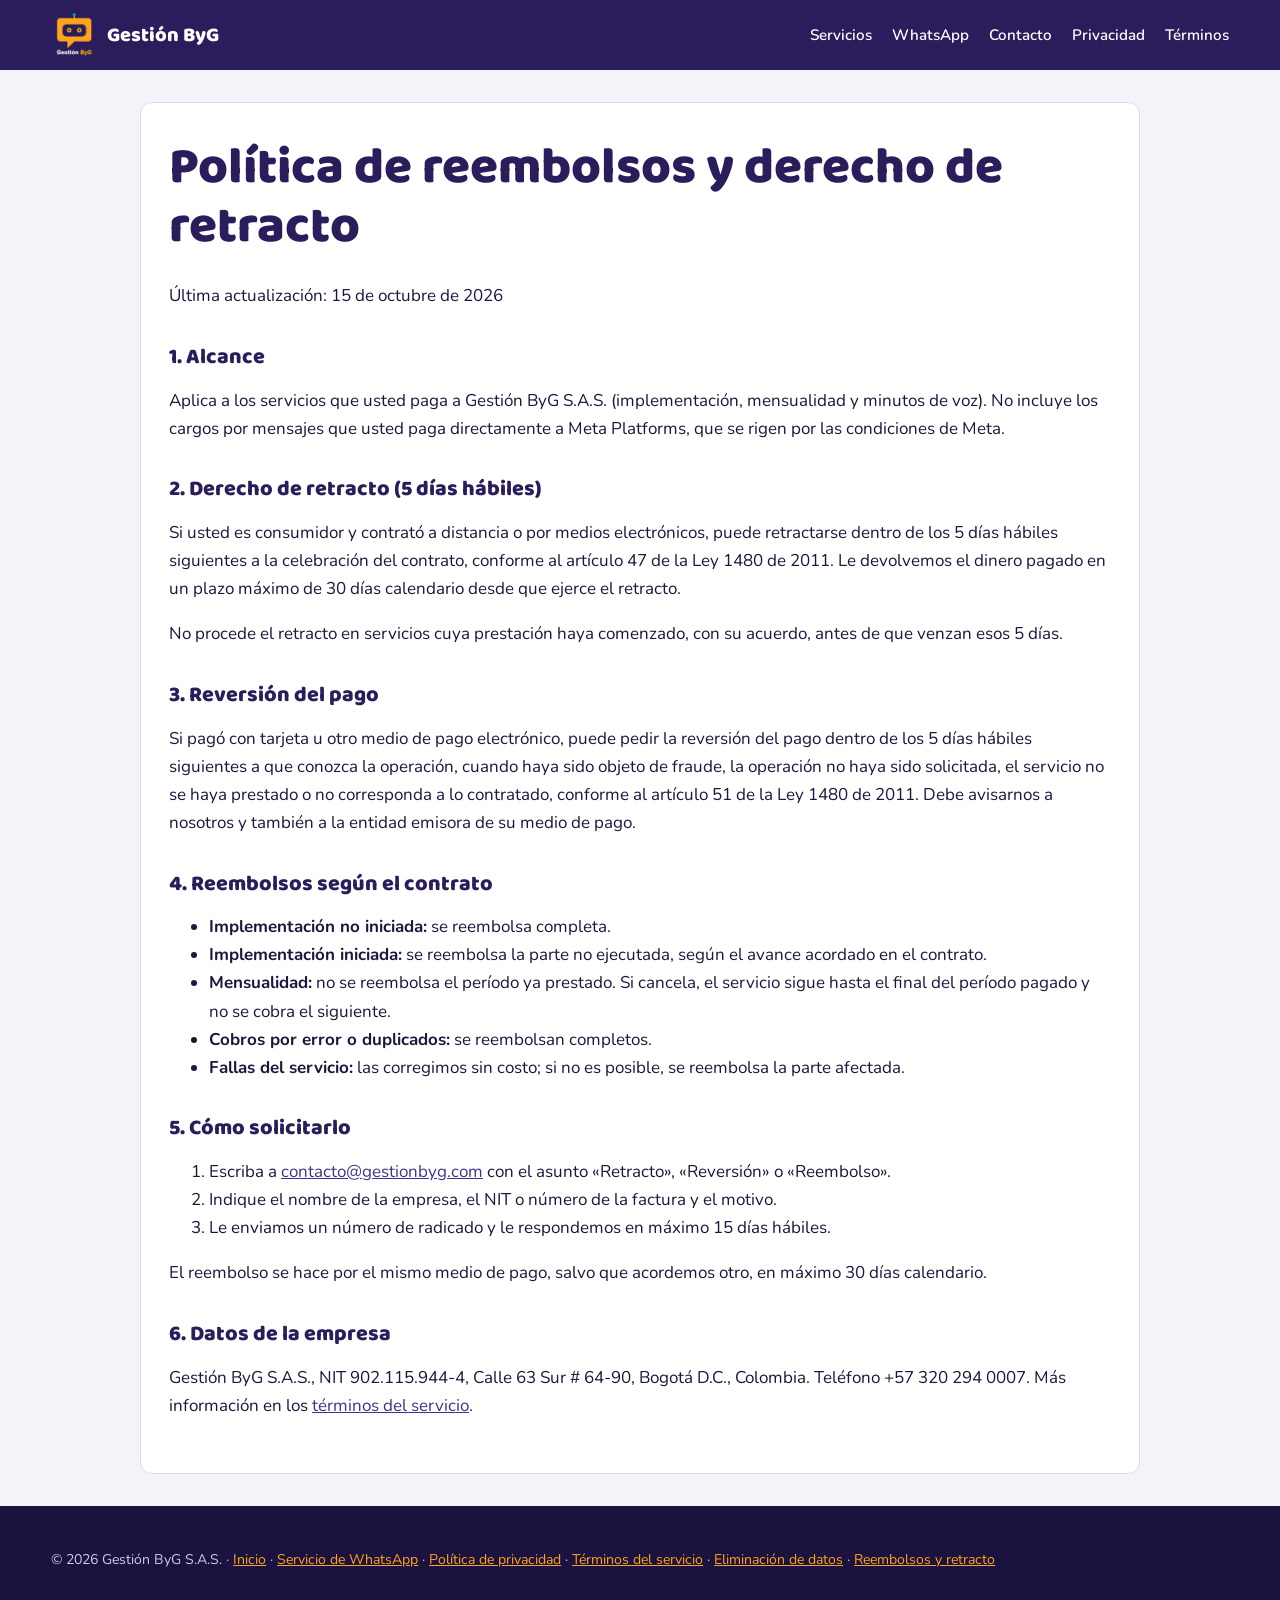
<file: reembolso.html>
<!doctype html>
<html lang="es">
<head>
<meta charset="utf-8">
<meta name="viewport" content="width=device-width, initial-scale=1">
<title>Reembolsos y retracto | Gestión ByG S.A.S.</title>
<meta name="description" content="Política de reembolsos, derecho de retracto y reversión del pago de Gestión ByG S.A.S. (Ley 1480 de 2011).">
<link rel="icon" type="image/png" href="logo.png">
<link rel="preconnect" href="https://fonts.googleapis.com">
<link rel="preconnect" href="https://fonts.gstatic.com" crossorigin>
<link href="https://fonts.googleapis.com/css2?family=Baloo+2:wght@600;700;800&family=Nunito:wght@400;600;700;800&display=swap" rel="stylesheet">
<link rel="stylesheet" href="style.css">
</head>
<body>
<header><div class="wrap">
  <a class="marca" href="index.html"><img class="logo" src="logo.png" alt="Logo de Gestión ByG" width="46" height="46">Gestión ByG</a>
  <nav><a href="index.html#servicios">Servicios</a><a href="servicio-whatsapp.html">WhatsApp</a><a href="index.html#contacto">Contacto</a><a href="privacidad.html">Privacidad</a><a href="terminos.html">Términos</a></nav>
</div></header>

<main class="legal">
<h1 style="color:var(--ciruela)">Política de reembolsos y derecho de retracto</h1>
<p>Última actualización: 15 de octubre de 2026</p>

<h2>1. Alcance</h2>
<p>Aplica a los servicios que usted paga a Gestión ByG S.A.S. (implementación, mensualidad y minutos de voz). No incluye los cargos por mensajes que usted paga directamente a Meta Platforms, que se rigen por las condiciones de Meta.</p>

<h2>2. Derecho de retracto (5 días hábiles)</h2>
<p>Si usted es consumidor y contrató a distancia o por medios electrónicos, puede retractarse dentro de los 5 días hábiles siguientes a la celebración del contrato, conforme al artículo 47 de la Ley 1480 de 2011. Le devolvemos el dinero pagado en un plazo máximo de 30 días calendario desde que ejerce el retracto.</p>
<p>No procede el retracto en servicios cuya prestación haya comenzado, con su acuerdo, antes de que venzan esos 5 días.</p>

<h2>3. Reversión del pago</h2>
<p>Si pagó con tarjeta u otro medio de pago electrónico, puede pedir la reversión del pago dentro de los 5 días hábiles siguientes a que conozca la operación, cuando haya sido objeto de fraude, la operación no haya sido solicitada, el servicio no se haya prestado o no corresponda a lo contratado, conforme al artículo 51 de la Ley 1480 de 2011. Debe avisarnos a nosotros y también a la entidad emisora de su medio de pago.</p>

<h2>4. Reembolsos según el contrato</h2>
<ul>
<li><strong>Implementación no iniciada:</strong> se reembolsa completa.</li>
<li><strong>Implementación iniciada:</strong> se reembolsa la parte no ejecutada, según el avance acordado en el contrato.</li>
<li><strong>Mensualidad:</strong> no se reembolsa el período ya prestado. Si cancela, el servicio sigue hasta el final del período pagado y no se cobra el siguiente.</li>
<li><strong>Cobros por error o duplicados:</strong> se reembolsan completos.</li>
<li><strong>Fallas del servicio:</strong> las corregimos sin costo; si no es posible, se reembolsa la parte afectada.</li>
</ul>

<h2>5. Cómo solicitarlo</h2>
<ol>
<li>Escriba a <a href="mailto:contacto@gestionbyg.com">contacto@gestionbyg.com</a> con el asunto «Retracto», «Reversión» o «Reembolso».</li>
<li>Indique el nombre de la empresa, el NIT o número de la factura y el motivo.</li>
<li>Le enviamos un número de radicado y le respondemos en máximo 15 días hábiles.</li>
</ol>
<p>El reembolso se hace por el mismo medio de pago, salvo que acordemos otro, en máximo 30 días calendario.</p>

<h2>6. Datos de la empresa</h2>
<p>Gestión ByG S.A.S., NIT 902.115.944-4, Calle 63 Sur # 64-90, Bogotá D.C., Colombia. Teléfono +57 320 294 0007. Más información en los <a href="terminos.html">términos del servicio</a>.</p>
</main>

<footer><div class="wrap">
  <p>© 2026 Gestión ByG S.A.S. · <a href="index.html">Inicio</a> · <a href="servicio-whatsapp.html">Servicio de WhatsApp</a> · <a href="privacidad.html">Política de privacidad</a> · <a href="terminos.html">Términos del servicio</a> · <a href="eliminacion-datos.html">Eliminación de datos</a> · <a href="reembolso.html">Reembolsos y retracto</a></p>
</div></footer>
</body>
</html>
</file>
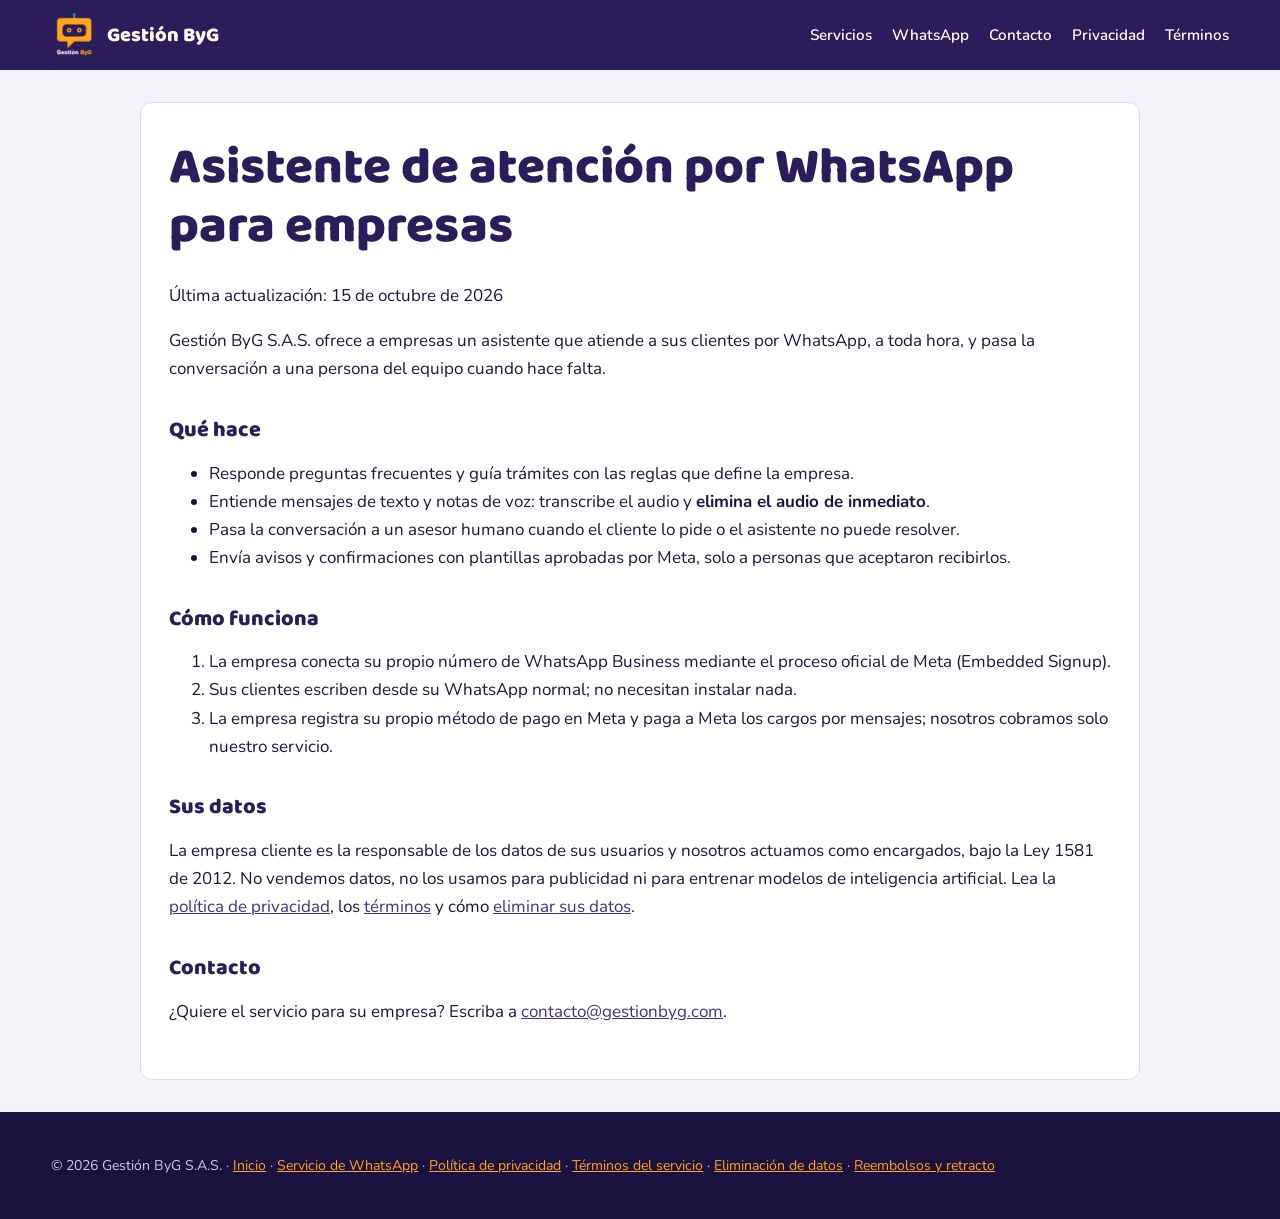
<file: servicio-whatsapp.html>
<!doctype html>
<html lang="es">
<head>
<meta charset="utf-8">
<meta name="viewport" content="width=device-width, initial-scale=1">
<title>Asistente de WhatsApp para empresas | Gestión ByG S.A.S.</title>
<meta name="description" content="Asistente de atención por WhatsApp para empresas de Gestión ByG S.A.S.">
<link rel="icon" type="image/png" href="logo.png">
<link rel="preconnect" href="https://fonts.googleapis.com">
<link rel="preconnect" href="https://fonts.gstatic.com" crossorigin>
<link href="https://fonts.googleapis.com/css2?family=Baloo+2:wght@600;700;800&family=Nunito:wght@400;600;700;800&display=swap" rel="stylesheet">
<link rel="stylesheet" href="style.css">
</head>
<body>
<header><div class="wrap">
  <a class="marca" href="index.html"><img class="logo" src="logo.png" alt="Logo de Gestión ByG" width="46" height="46">Gestión ByG</a>
  <nav><a href="index.html#servicios">Servicios</a><a href="servicio-whatsapp.html">WhatsApp</a><a href="index.html#contacto">Contacto</a><a href="privacidad.html">Privacidad</a><a href="terminos.html">Términos</a></nav>
</div></header>

<main class="legal">
<h1 style="color:var(--ciruela)">Asistente de atención por WhatsApp para empresas</h1>
<p>Última actualización: 15 de octubre de 2026</p>

<p>Gestión ByG S.A.S. ofrece a empresas un asistente que atiende a sus clientes por WhatsApp, a toda hora, y pasa la conversación a una persona del equipo cuando hace falta.</p>

<h2>Qué hace</h2>
<ul>
<li>Responde preguntas frecuentes y guía trámites con las reglas que define la empresa.</li>
<li>Entiende mensajes de texto y notas de voz: transcribe el audio y <strong>elimina el audio de inmediato</strong>.</li>
<li>Pasa la conversación a un asesor humano cuando el cliente lo pide o el asistente no puede resolver.</li>
<li>Envía avisos y confirmaciones con plantillas aprobadas por Meta, solo a personas que aceptaron recibirlos.</li>
</ul>

<h2>Cómo funciona</h2>
<ol>
<li>La empresa conecta su propio número de WhatsApp Business mediante el proceso oficial de Meta (Embedded Signup).</li>
<li>Sus clientes escriben desde su WhatsApp normal; no necesitan instalar nada.</li>
<li>La empresa registra su propio método de pago en Meta y paga a Meta los cargos por mensajes; nosotros cobramos solo nuestro servicio.</li>
</ol>

<h2>Sus datos</h2>
<p>La empresa cliente es la responsable de los datos de sus usuarios y nosotros actuamos como encargados, bajo la Ley 1581 de 2012. No vendemos datos, no los usamos para publicidad ni para entrenar modelos de inteligencia artificial. Lea la <a href="privacidad.html">política de privacidad</a>, los <a href="terminos.html">términos</a> y cómo <a href="eliminacion-datos.html">eliminar sus datos</a>.</p>

<h2>Contacto</h2>
<p>¿Quiere el servicio para su empresa? Escriba a <a href="mailto:contacto@gestionbyg.com">contacto@gestionbyg.com</a>.</p>

</main>

<footer><div class="wrap">
  <p>© 2026 Gestión ByG S.A.S. · <a href="index.html">Inicio</a> · <a href="servicio-whatsapp.html">Servicio de WhatsApp</a> · <a href="privacidad.html">Política de privacidad</a> · <a href="terminos.html">Términos del servicio</a> · <a href="eliminacion-datos.html">Eliminación de datos</a> · <a href="reembolso.html">Reembolsos y retracto</a></p>
</div></footer>
</body>
</html>
</file>
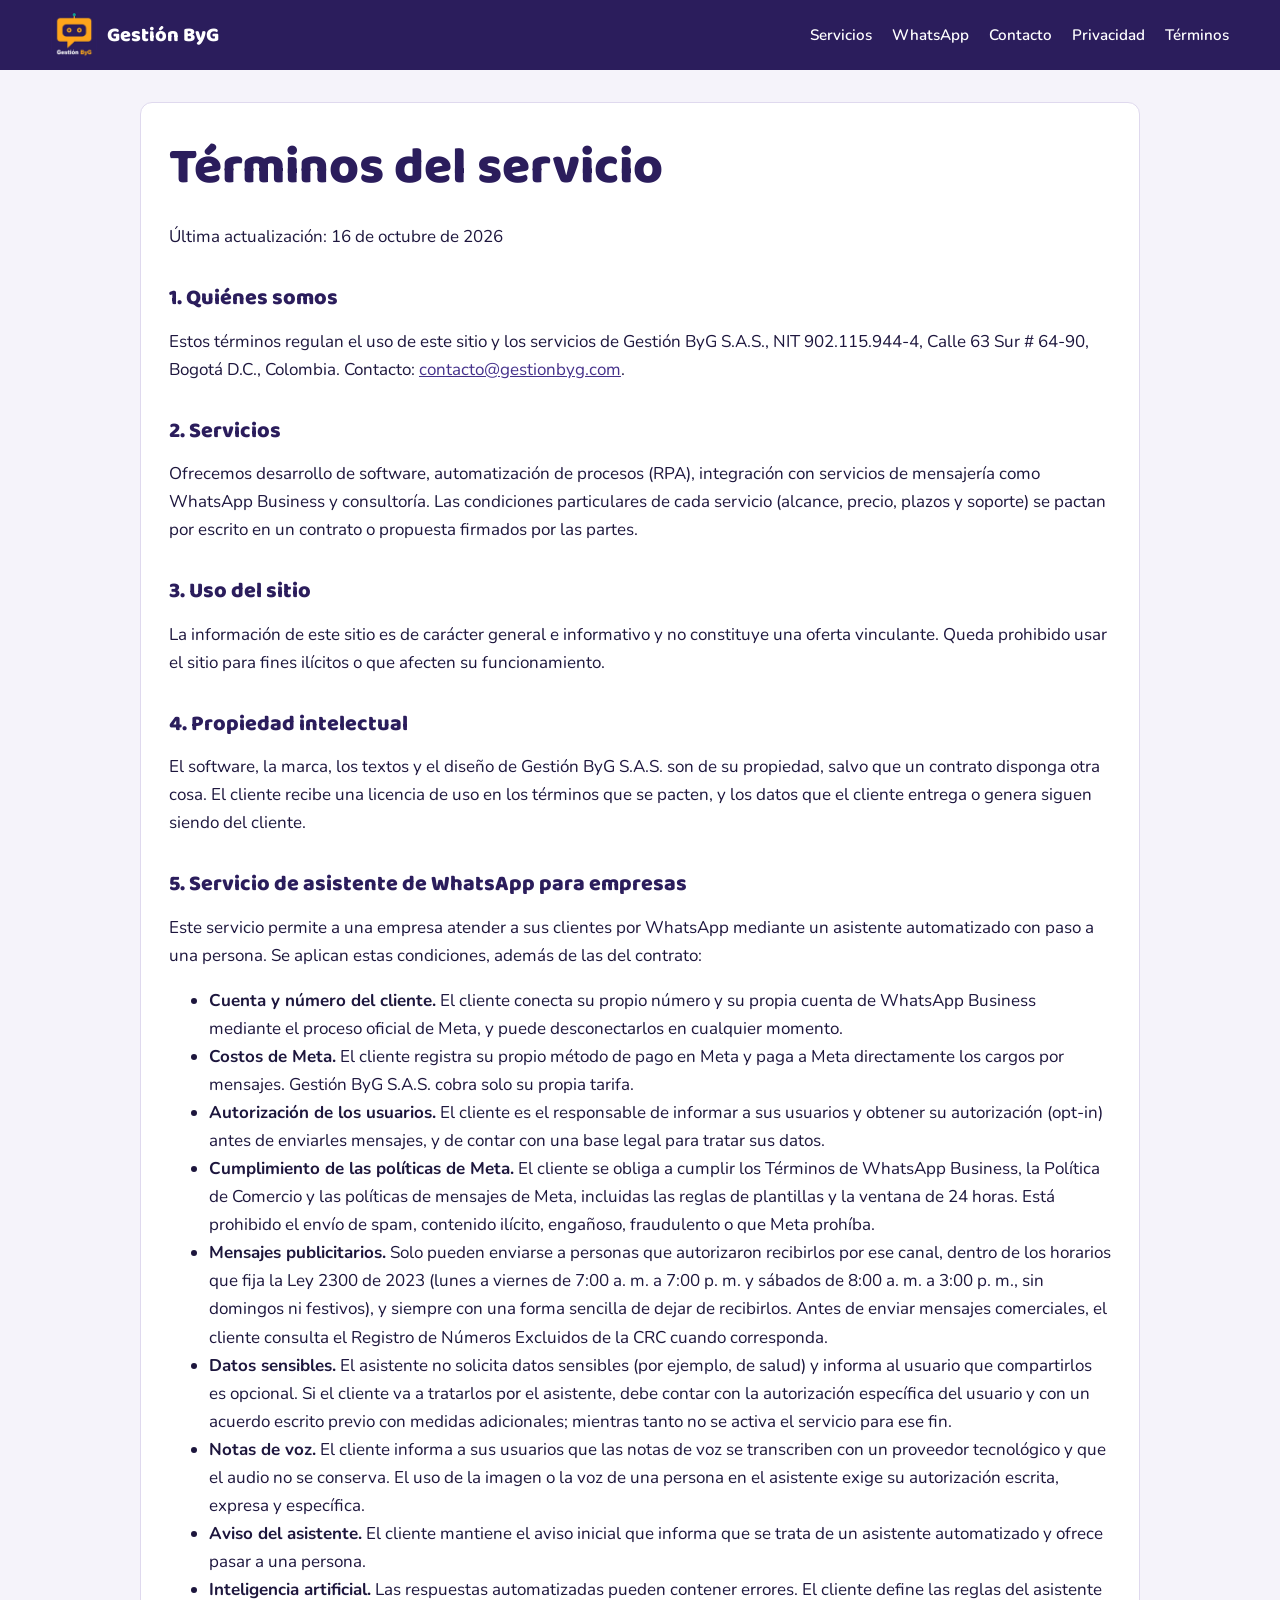
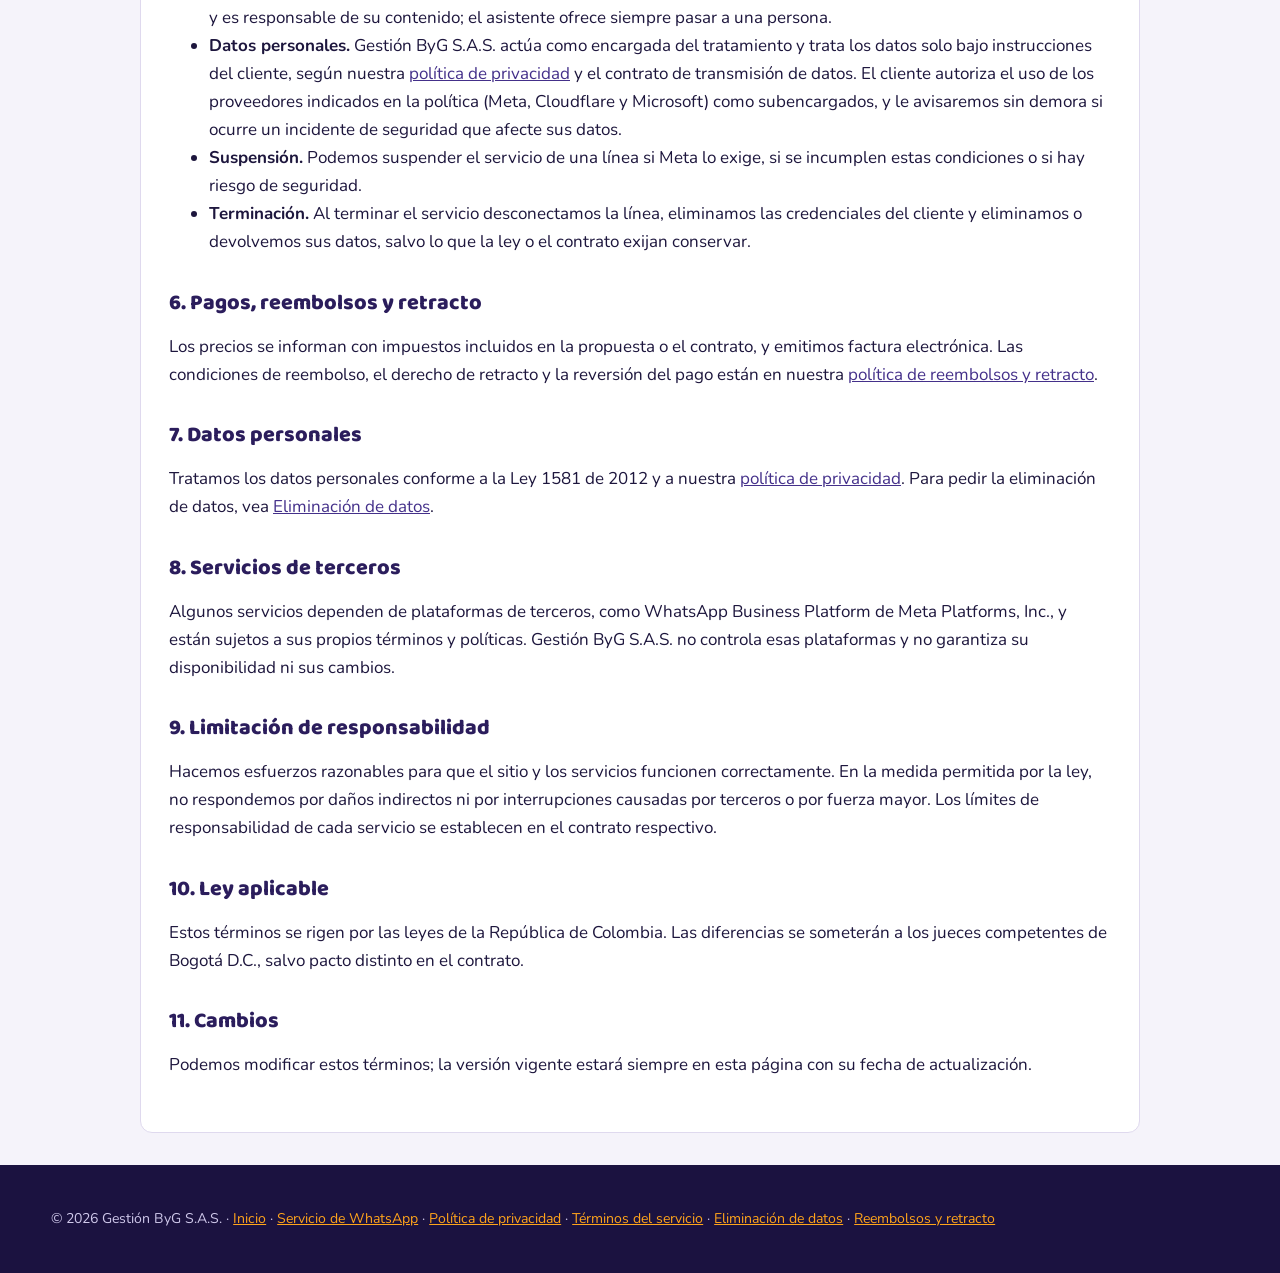
<file: terminos.html>
<!doctype html>
<html lang="es">
<head>
<meta charset="utf-8">
<meta name="viewport" content="width=device-width, initial-scale=1">
<title>Términos del servicio | Gestión ByG S.A.S.</title>
<meta name="description" content="Términos del servicio de Gestión ByG S.A.S., incluido el asistente de WhatsApp para empresas.">
<link rel="icon" type="image/png" href="logo.png">
<link rel="preconnect" href="https://fonts.googleapis.com">
<link rel="preconnect" href="https://fonts.gstatic.com" crossorigin>
<link href="https://fonts.googleapis.com/css2?family=Baloo+2:wght@600;700;800&family=Nunito:wght@400;600;700;800&display=swap" rel="stylesheet">
<link rel="stylesheet" href="style.css">
</head>
<body>
<header><div class="wrap">
  <a class="marca" href="index.html"><img class="logo" src="logo.png" alt="Logo de Gestión ByG" width="46" height="46">Gestión ByG</a>
  <nav><a href="index.html#servicios">Servicios</a><a href="servicio-whatsapp.html">WhatsApp</a><a href="index.html#contacto">Contacto</a><a href="privacidad.html">Privacidad</a><a href="terminos.html">Términos</a></nav>
</div></header>

<main class="legal">
<h1 style="color:var(--ciruela)">Términos del servicio</h1>
<p>Última actualización: 16 de octubre de 2026</p>

<h2>1. Quiénes somos</h2>
<p>Estos términos regulan el uso de este sitio y los servicios de Gestión ByG S.A.S., NIT 902.115.944-4, Calle 63 Sur # 64-90, Bogotá D.C., Colombia. Contacto: <a href="mailto:contacto@gestionbyg.com">contacto@gestionbyg.com</a>.</p>

<h2>2. Servicios</h2>
<p>Ofrecemos desarrollo de software, automatización de procesos (RPA), integración con servicios de mensajería como WhatsApp Business y consultoría. Las condiciones particulares de cada servicio (alcance, precio, plazos y soporte) se pactan por escrito en un contrato o propuesta firmados por las partes.</p>

<h2>3. Uso del sitio</h2>
<p>La información de este sitio es de carácter general e informativo y no constituye una oferta vinculante. Queda prohibido usar el sitio para fines ilícitos o que afecten su funcionamiento.</p>

<h2>4. Propiedad intelectual</h2>
<p>El software, la marca, los textos y el diseño de Gestión ByG S.A.S. son de su propiedad, salvo que un contrato disponga otra cosa. El cliente recibe una licencia de uso en los términos que se pacten, y los datos que el cliente entrega o genera siguen siendo del cliente.</p>

<h2>5. Servicio de asistente de WhatsApp para empresas</h2>
<p>Este servicio permite a una empresa atender a sus clientes por WhatsApp mediante un asistente automatizado con paso a una persona. Se aplican estas condiciones, además de las del contrato:</p>
<ul>
<li><strong>Cuenta y número del cliente.</strong> El cliente conecta su propio número y su propia cuenta de WhatsApp Business mediante el proceso oficial de Meta, y puede desconectarlos en cualquier momento.</li>
<li><strong>Costos de Meta.</strong> El cliente registra su propio método de pago en Meta y paga a Meta directamente los cargos por mensajes. Gestión ByG S.A.S. cobra solo su propia tarifa.</li>
<li><strong>Autorización de los usuarios.</strong> El cliente es el responsable de informar a sus usuarios y obtener su autorización (opt-in) antes de enviarles mensajes, y de contar con una base legal para tratar sus datos.</li>
<li><strong>Cumplimiento de las políticas de Meta.</strong> El cliente se obliga a cumplir los Términos de WhatsApp Business, la Política de Comercio y las políticas de mensajes de Meta, incluidas las reglas de plantillas y la ventana de 24 horas. Está prohibido el envío de spam, contenido ilícito, engañoso, fraudulento o que Meta prohíba.</li>
<li><strong>Mensajes publicitarios.</strong> Solo pueden enviarse a personas que autorizaron recibirlos por ese canal, dentro de los horarios que fija la Ley 2300 de 2023 (lunes a viernes de 7:00 a. m. a 7:00 p. m. y sábados de 8:00 a. m. a 3:00 p. m., sin domingos ni festivos), y siempre con una forma sencilla de dejar de recibirlos. Antes de enviar mensajes comerciales, el cliente consulta el Registro de Números Excluidos de la CRC cuando corresponda.</li>
<li><strong>Datos sensibles.</strong> El asistente no solicita datos sensibles (por ejemplo, de salud) y informa al usuario que compartirlos es opcional. Si el cliente va a tratarlos por el asistente, debe contar con la autorización específica del usuario y con un acuerdo escrito previo con medidas adicionales; mientras tanto no se activa el servicio para ese fin.</li>
<li><strong>Notas de voz.</strong> El cliente informa a sus usuarios que las notas de voz se transcriben con un proveedor tecnológico y que el audio no se conserva. El uso de la imagen o la voz de una persona en el asistente exige su autorización escrita, expresa y específica.</li>
<li><strong>Aviso del asistente.</strong> El cliente mantiene el aviso inicial que informa que se trata de un asistente automatizado y ofrece pasar a una persona.</li>
<li><strong>Inteligencia artificial.</strong> Las respuestas automatizadas pueden contener errores. El cliente define las reglas del asistente y es responsable de su contenido; el asistente ofrece siempre pasar a una persona.</li>
<li><strong>Datos personales.</strong> Gestión ByG S.A.S. actúa como encargada del tratamiento y trata los datos solo bajo instrucciones del cliente, según nuestra <a href="privacidad.html">política de privacidad</a> y el contrato de transmisión de datos. El cliente autoriza el uso de los proveedores indicados en la política (Meta, Cloudflare y Microsoft) como subencargados, y le avisaremos sin demora si ocurre un incidente de seguridad que afecte sus datos.</li>
<li><strong>Suspensión.</strong> Podemos suspender el servicio de una línea si Meta lo exige, si se incumplen estas condiciones o si hay riesgo de seguridad.</li>
<li><strong>Terminación.</strong> Al terminar el servicio desconectamos la línea, eliminamos las credenciales del cliente y eliminamos o devolvemos sus datos, salvo lo que la ley o el contrato exijan conservar.</li>
</ul>

<h2>6. Pagos, reembolsos y retracto</h2>
<p>Los precios se informan con impuestos incluidos en la propuesta o el contrato, y emitimos factura electrónica. Las condiciones de reembolso, el derecho de retracto y la reversión del pago están en nuestra <a href="reembolso.html">política de reembolsos y retracto</a>.</p>

<h2>7. Datos personales</h2>
<p>Tratamos los datos personales conforme a la Ley 1581 de 2012 y a nuestra <a href="privacidad.html">política de privacidad</a>. Para pedir la eliminación de datos, vea <a href="eliminacion-datos.html">Eliminación de datos</a>.</p>

<h2>8. Servicios de terceros</h2>
<p>Algunos servicios dependen de plataformas de terceros, como WhatsApp Business Platform de Meta Platforms, Inc., y están sujetos a sus propios términos y políticas. Gestión ByG S.A.S. no controla esas plataformas y no garantiza su disponibilidad ni sus cambios.</p>

<h2>9. Limitación de responsabilidad</h2>
<p>Hacemos esfuerzos razonables para que el sitio y los servicios funcionen correctamente. En la medida permitida por la ley, no respondemos por daños indirectos ni por interrupciones causadas por terceros o por fuerza mayor. Los límites de responsabilidad de cada servicio se establecen en el contrato respectivo.</p>

<h2>10. Ley aplicable</h2>
<p>Estos términos se rigen por las leyes de la República de Colombia. Las diferencias se someterán a los jueces competentes de Bogotá D.C., salvo pacto distinto en el contrato.</p>

<h2>11. Cambios</h2>
<p>Podemos modificar estos términos; la versión vigente estará siempre en esta página con su fecha de actualización.</p>

</main>

<footer><div class="wrap">
  <p>© 2026 Gestión ByG S.A.S. · <a href="index.html">Inicio</a> · <a href="servicio-whatsapp.html">Servicio de WhatsApp</a> · <a href="privacidad.html">Política de privacidad</a> · <a href="terminos.html">Términos del servicio</a> · <a href="eliminacion-datos.html">Eliminación de datos</a> · <a href="reembolso.html">Reembolsos y retracto</a></p>
</div></footer>
</body>
</html>
</file>
<file: style.css>
:root{
  --ciruela:#2B1D5C;--ciruela2:#44308A;--ambar:#FFA41B;--sobre-ambar:#231748;
  --turquesa:#0F9F90;--fondo:#F5F3FA;--borde:#DFD9EE;--texto:#1D163D;--blanco:#fff;
  --radio:12px;--sombra:0 10px 30px rgba(43,29,92,.12);
}
*{box-sizing:border-box}
html{scroll-behavior:smooth}
body{margin:0;font-family:"Nunito",system-ui,-apple-system,"Segoe UI",Arial,sans-serif;color:var(--texto);background:var(--fondo);line-height:1.65;font-size:17px}
h1,h2,h3{font-family:"Baloo 2","Nunito",system-ui,sans-serif;line-height:1.15;margin:0 0 .5em}
h1{font-size:clamp(2rem,5vw,3.2rem);font-weight:800}
h2{font-size:clamp(1.6rem,3.5vw,2.2rem);font-weight:800;color:var(--ciruela)}
h3{font-size:1.25rem;font-weight:700;color:var(--ciruela)}
a{color:var(--ciruela2)}
.wrap{max-width:1360px;margin:0 auto;padding:0 clamp(20px,4vw,56px)}

/* Cabecera */
header{background:var(--ciruela);position:sticky;top:0;z-index:20}
header .wrap{display:flex;align-items:center;justify-content:space-between;gap:16px;padding:12px clamp(20px,4vw,56px);flex-wrap:wrap}
.marca{display:flex;align-items:center;gap:10px;color:#fff;text-decoration:none;font-family:"Baloo 2",sans-serif;font-weight:800;font-size:1.25rem}
.logo{width:46px;height:46px;border-radius:8px;object-fit:contain;display:block}
nav a{color:#fff;text-decoration:none;margin-left:20px;font-weight:600;font-size:.95rem}
nav a:hover{color:var(--ambar)}

/* Botones */
.btn{display:inline-block;padding:13px 26px;border-radius:999px;font-weight:800;text-decoration:none;font-size:1rem;border:2px solid transparent;transition:transform .15s}
.btn:hover{transform:translateY(-2px)}
.btn-ambar{background:var(--ambar);color:var(--sobre-ambar)}
.btn-borde{border-color:#fff;color:#fff}

/* Hero */
.hero{background:linear-gradient(135deg,var(--ciruela) 0%,var(--ciruela2) 100%);color:#fff;padding:72px 0 84px}
.hero .wrap{display:grid;grid-template-columns:1.1fr .9fr;gap:40px;align-items:center}
.hero h1{color:#fff}
.hero h1 span{color:var(--ambar)}
.hero p{font-size:1.15rem;opacity:.95;max-width:620px}
.hero .acciones{display:flex;gap:12px;flex-wrap:wrap;margin-top:24px}
.aviso-mini{font-size:.82rem;opacity:.75;margin-top:18px}

/* Teléfono con chat */
.telefono{background:#14102b;border-radius:34px;padding:12px;max-width:310px;margin:0 auto;box-shadow:0 24px 60px rgba(0,0,0,.35)}
.pantalla{background:#ece5dd;border-radius:24px;overflow:hidden}
.chat-cab{background:#075e54;color:#fff;padding:12px 16px;font-weight:700;display:flex;gap:10px;align-items:center;font-size:.95rem}
.chat-cab .pt{width:34px;height:34px;border-radius:6px;object-fit:contain;display:block}
.chat{padding:14px;display:flex;flex-direction:column;gap:8px;min-height:330px}
.burbuja{color:#111b21;max-width:82%;padding:8px 12px;border-radius:10px;font-size:.88rem;line-height:1.4;box-shadow:0 1px 1px rgba(0,0,0,.12)}
.cliente{background:#fff;align-self:flex-start;border-top-left-radius:2px}
.robot{background:#d9fdd3;align-self:flex-end;border-top-right-radius:2px}
.etiqueta-demo{text-align:center;font-size:.75rem;color:#667;padding:6px 8px 12px;background:#ece5dd}

/* Secciones */
section{padding:64px 0}
.intro{max-width:800px;margin-bottom:32px}
.rejilla{display:grid;grid-template-columns:repeat(auto-fit,minmax(230px,1fr));gap:18px}
.tarjeta{background:var(--blanco);border:1px solid var(--borde);border-radius:var(--radio);padding:22px;box-shadow:var(--sombra)}
.tarjeta .icono{width:46px;height:46px;border-radius:12px;background:var(--fondo);display:grid;place-items:center;font-size:1.5rem;margin-bottom:12px}
.fondo-blanco{background:#fff}

/* Pasos */
.paso{display:flex;gap:16px;align-items:flex-start;margin-bottom:22px}
.num{flex:0 0 44px;height:44px;border-radius:50%;background:var(--ambar);color:var(--sobre-ambar);display:grid;place-items:center;font-family:"Baloo 2",sans-serif;font-weight:800;font-size:1.3rem}
.paso h3{margin:2px 0 4px}
.paso p{margin:0}

/* Casos */
.etq{display:inline-block;background:var(--ciruela);color:#fff;border-radius:999px;padding:3px 12px;font-size:.78rem;font-weight:700;margin-bottom:10px}

/* FAQ */
details{background:#fff;border:1px solid var(--borde);border-radius:var(--radio);padding:14px 18px;margin-bottom:10px}
summary{cursor:pointer;font-weight:800;color:var(--ciruela)}
details p{margin:10px 0 0}

/* Contacto */
.contacto{background:var(--ciruela);color:#fff}
.contacto h2{color:#fff}
.contacto a{color:var(--ambar)}
.datos{display:grid;grid-template-columns:repeat(auto-fit,minmax(250px,1fr));gap:24px}

/* Pie y botón flotante */
footer{background:#1b1240;color:#cfc8ea;padding:28px 0;font-size:.88rem}
footer a{color:var(--ambar)}
.wa-flotante{position:fixed;right:18px;bottom:18px;background:#25d366;color:#fff;text-decoration:none;font-weight:800;border-radius:999px;padding:12px 20px;box-shadow:0 8px 24px rgba(0,0,0,.3);z-index:30}

/* Páginas legales */
.legal{background:#fff;max-width:1000px;margin:32px auto;padding:36px 28px;border-radius:var(--radio);border:1px solid var(--borde)}
.legal h2{font-size:1.35rem;margin-top:1.6em}

@media(max-width:800px){
  .hero .wrap{grid-template-columns:1fr}
  .hero{padding:48px 0 56px}
  nav a{margin-left:14px}
  section{padding:44px 0}
}
@media(prefers-reduced-motion:reduce){*{transition:none!important;scroll-behavior:auto!important}}

/* Formulario de contacto */
.form-contacto{display:grid;gap:12px;max-width:620px;margin-top:12px}
.form-contacto label{display:grid;gap:4px;font-weight:700}
.form-contacto input,.form-contacto textarea{font:inherit;padding:10px 12px;border-radius:8px;border:1px solid var(--borde);color:var(--texto)}
.form-contacto .casilla{display:flex;gap:10px;align-items:flex-start;font-weight:600}
.form-contacto .casilla input{margin-top:4px;width:18px;height:18px;flex:none}
.form-contacto button{justify-self:start;cursor:pointer}
#form-estado{min-height:1.2em;font-weight:700}

/* Tarjeta por pasos (demo, consentimiento, conexión) */
dialog.tarjeta-pasos{border:0;padding:0;background:transparent;max-width:min(920px,94vw);width:100%;overflow:visible;color:var(--texto)}
dialog.tarjeta-pasos::backdrop{background:rgba(27,18,64,.62);backdrop-filter:blur(4px)}
.tp{display:grid;grid-template-columns:.9fr 1.1fr;background:#fff;border-radius:28px;overflow:hidden;box-shadow:0 30px 80px rgba(27,18,64,.45);position:relative}
.tp-lado{background:linear-gradient(160deg,var(--ciruela) 0%,var(--ciruela2) 100%);color:#fff;padding:32px 28px;display:flex;flex-direction:column;justify-content:center;align-items:center;gap:14px;text-align:center;clip-path:polygon(0 0,100% 0,78% 100%,0 100%);padding-right:22%}
.tp-lado img{width:84px;height:84px;border-radius:18px;background:#fff;padding:8px;object-fit:contain}
.tp-lado .tp-ico{font-size:2.6rem;line-height:1}
.tp-lado p{margin:0;font-size:.95rem;opacity:.92}
.tp-cuerpo{padding:36px 36px 28px 20px;display:flex;flex-direction:column;min-height:420px}
.tp-cuerpo h2{font-size:1.6rem;margin-bottom:.35em}
.tp-cuerpo>p{margin:0 0 14px}
.tp-paso{display:none;flex:1;flex-direction:column}
.tp-paso.activo{display:flex}
.tp-campos{display:grid;gap:10px}
.tp-campos label{display:grid;gap:4px;font-weight:700;font-size:.95rem}
.tp-campos input,.tp-campos textarea{font:inherit;padding:10px 12px;border-radius:10px;border:1px solid var(--borde);color:var(--texto);width:100%}
.tp-campos input:focus,.tp-campos textarea:focus{outline:2px solid var(--ambar);border-color:var(--ambar)}
.tp-casilla{display:flex;gap:10px;align-items:flex-start;font-weight:600;font-size:.93rem;margin:8px 0}
.tp-casilla input{margin-top:4px;width:20px;height:20px;flex:none;accent-color:var(--ciruela2)}
.tp-pie{display:flex;justify-content:space-between;align-items:center;gap:12px;margin-top:auto;padding-top:18px}
.tp-indicador{font-size:.8rem;font-weight:800;letter-spacing:.06em;color:var(--ciruela)}
.tp-barra{display:flex;gap:6px;margin-top:6px}
.tp-barra i{width:26px;height:5px;border-radius:3px;background:var(--borde)}
.tp-barra i.on{background:var(--ambar)}
.tp-acciones{display:flex;gap:10px;align-items:center}
.tp-atras{background:none;border:0;color:var(--ciruela2);font:inherit;font-weight:800;cursor:pointer;padding:10px 6px}
.tp .btn{cursor:pointer;font-family:inherit}
.tp .btn:disabled{opacity:.45;cursor:not-allowed;transform:none}
.tp-cerrar{position:absolute;top:10px;right:14px;background:none;border:0;font-size:1.7rem;line-height:1;color:var(--ciruela);cursor:pointer;z-index:2}
.tp-error{color:#b3261e;font-weight:700;min-height:1.2em;margin:6px 0 0;font-size:.9rem}
.tp-ok{font-size:1.1rem}
.tp-ok strong{color:var(--ciruela)}
/* Versión en página (conectar): la misma tarjeta sin ventana */
.tp-pagina{max-width:920px;margin:36px auto}
.tp-pagina .tp-paso{display:flex}
.tp-lista{margin:0 0 12px;padding-left:20px}
@media(max-width:760px){
  .tp{grid-template-columns:1fr;border-radius:22px}
  .tp-lado{clip-path:none;padding:20px;padding-right:20px;flex-direction:row;text-align:left}
  .tp-lado img{width:52px;height:52px}
  .tp-cuerpo{padding:22px 20px;min-height:0}
}
dialog.tarjeta-pasos .tp{max-height:94vh}
dialog.tarjeta-pasos .tp-cuerpo{overflow-y:auto}
section.tp-pagina{padding:0;width:min(920px,calc(100% - 40px));margin:36px auto}
section.tp-pagina .tp-lado{min-height:100%}
</file>
